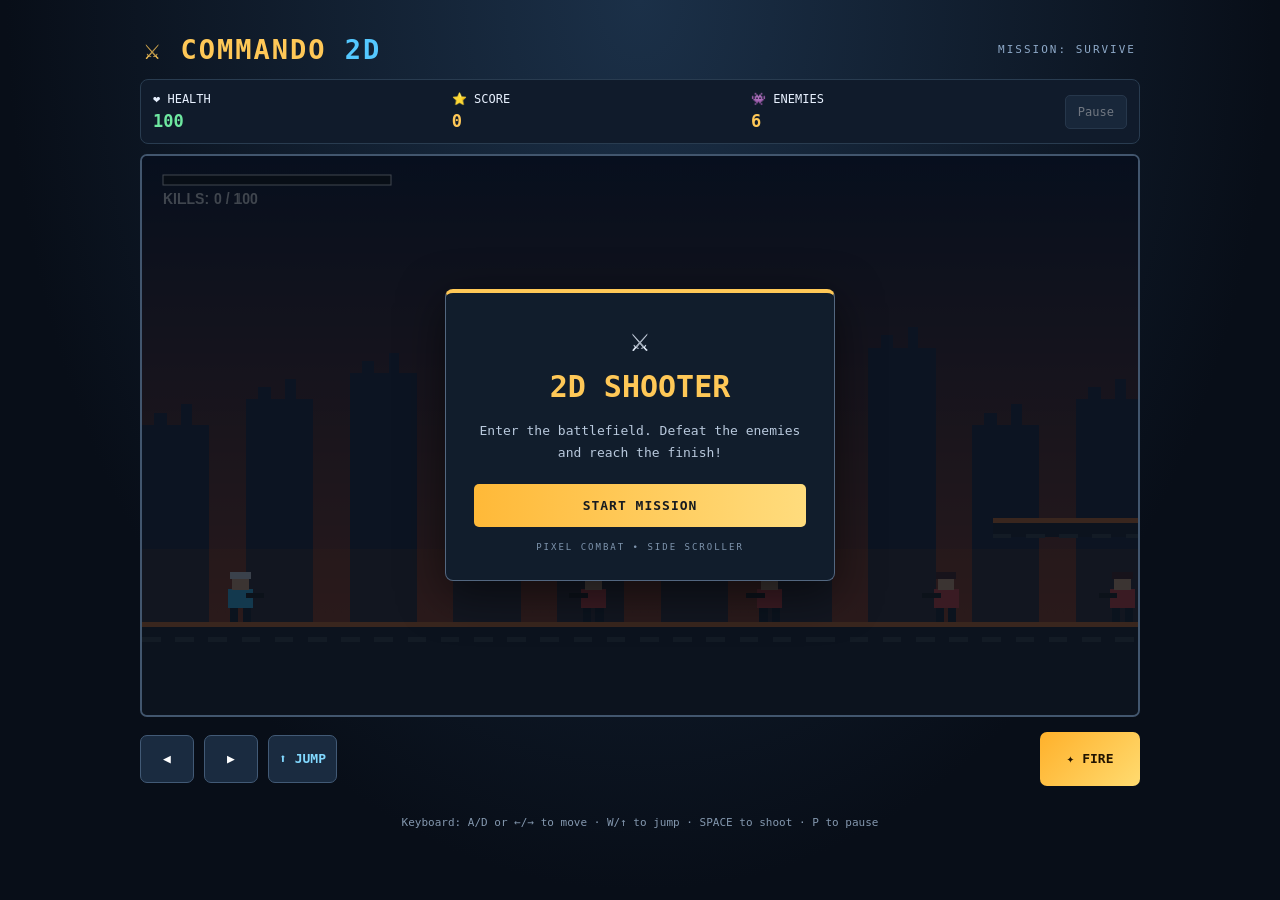
<file: battle_arina.html>
<!DOCTYPE html>
<html lang="en">
<head>
  <meta charset="UTF-8">
  <meta name="viewport" content="width=device-width, initial-scale=1.0">
  <title>Commando 2D - Pixel Shooter</title>
  <link rel="stylesheet" href="battle_arina.css">
</head>
<body>

  <main class="game-container">
    <header class="game-header">
      <div class="logo">⚔ COMMANDO <span>2D</span></div>
      <div class="mission-label">MISSION: SURVIVE</div>
    </header>

    <section class="hud">
      <div>❤️ HEALTH <strong id="health">100%</strong></div>
      <div>⭐ SCORE <strong id="score">0</strong></div>
      <div>👾 ENEMIES <strong id="enemyCount">6</strong></div>
      <button id="pauseBtn" disabled>Ⅱ PAUSE</button>
    </section>

    <div class="game-screen">
      <canvas id="gameCanvas" width="960" height="540">
        Your browser does not support Canvas.
      </canvas>

      <div class="overlay" id="overlay">
        <div class="mission-card">
          <div class="card-icon">⚔️</div>
          <h1 id="overlayTitle">COMMANDO 2D</h1>
          <p id="overlayMessage">
            Enter the battlefield. Defeat the enemies and reach the finish!
          </p>
          <button id="startBtn">▶ START MISSION</button>
          <small>PIXEL COMBAT • SIDE SCROLLER</small>
        </div>
      </div>
    </div>

    <section class="controls">
      <div class="control-group movement">
        <button id="leftBtn" class="control-btn">◀</button>
        <button id="rightBtn" class="control-btn">▶</button>
        <button id="jumpBtn" class="control-btn jump">⬆ JUMP</button>
      </div>

      <button id="fireBtn" class="control-btn fire">✦ FIRE</button>
    </section>

    <footer>
      <p>Keyboard: A/D or ←/→ to move · W/↑ to jump · SPACE to shoot · P to pause</p>
    </footer>
  </main>

  <script src="battle_arina.js"></script>
</body>
</html>
</file>
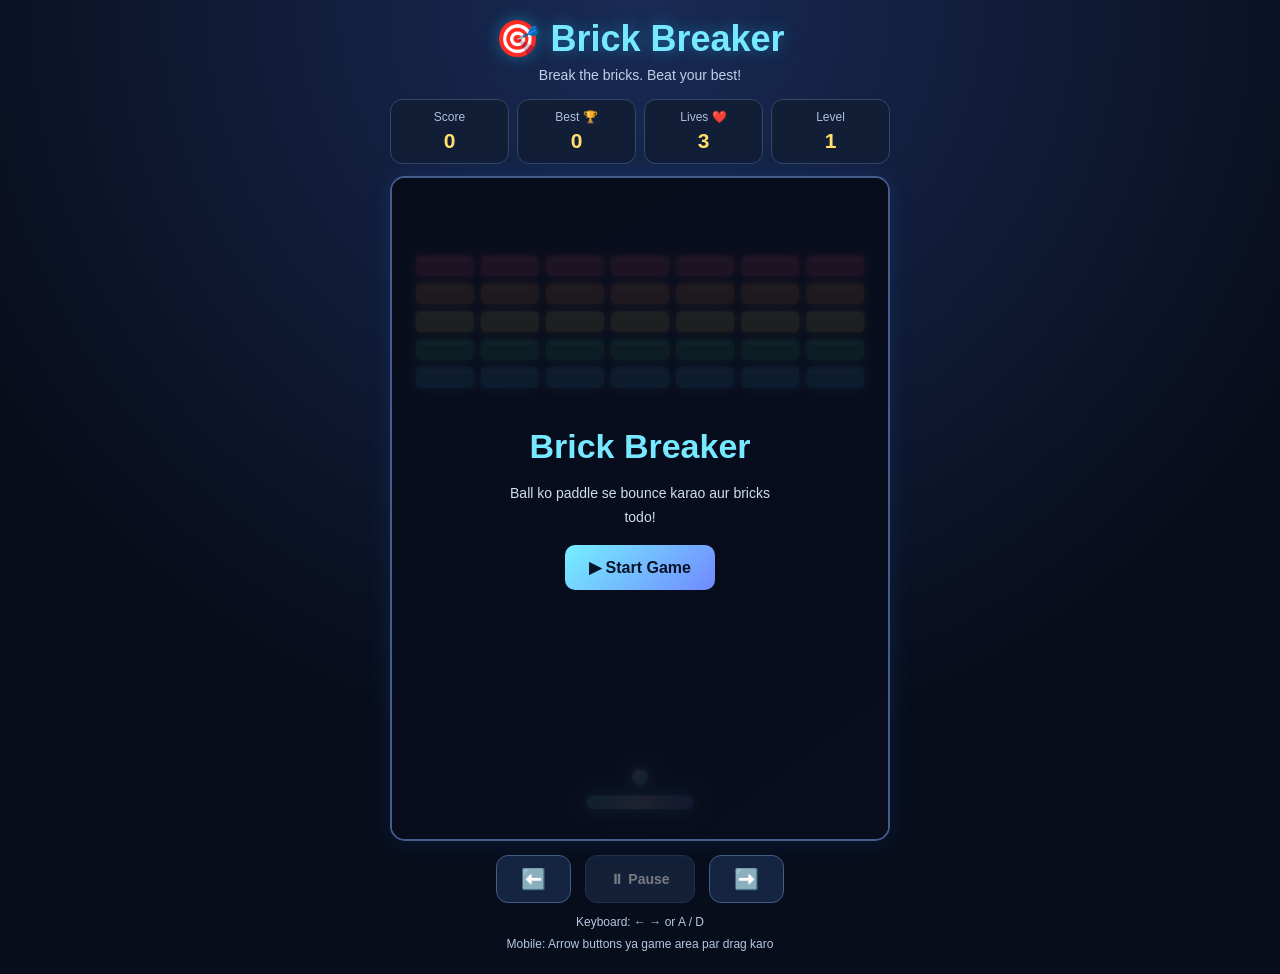
<file: brick_breaker.html>
<!DOCTYPE html>
<html lang="en">
<head>
  <meta charset="UTF-8">
  <meta name="viewport" content="width=device-width, initial-scale=1.0">

  <title>Brick Breaker Arcade</title>

  <link rel="stylesheet" href="brick_breaker.css">
</head>
<body>

  <main class="game-container">

    <header class="game-header">
      <h1>🎯 Brick Breaker</h1>
      <p>Break the bricks. Beat your best!</p>
    </header>

    <section class="stats">
      <div class="stat-box">
        <span>Score</span>
        <strong id="score">0</strong>
      </div>

      <div class="stat-box">
        <span>Best 🏆</span>
        <strong id="bestScore">0</strong>
      </div>

      <div class="stat-box">
        <span>Lives ❤️</span>
        <strong id="lives">3</strong>
      </div>

      <div class="stat-box">
        <span>Level</span>
        <strong id="level">1</strong>
      </div>
    </section>

    <div class="game-area">
      <canvas id="gameCanvas" width="480" height="640">
        Your browser does not support Canvas.
      </canvas>

      <div class="overlay" id="overlay">
        <h2 id="overlayTitle">Brick Breaker</h2>

        <p id="overlayMessage">
          Ball ko paddle se bounce karao aur bricks todo!
        </p>

        <button id="startBtn">▶ Start Game</button>
      </div>
    </div>

    <section class="controls">
      <button id="leftBtn" aria-label="Move paddle left">
        ⬅️
      </button>

      <button id="pauseBtn" disabled>
        ⏸ Pause
      </button>

      <button id="rightBtn" aria-label="Move paddle right">
        ➡️
      </button>
    </section>

    <p class="help-text">
      Keyboard: ← → or A / D<br>
      Mobile: Arrow buttons ya game area par drag karo
    </p>

  </main>

  <script src="brick_breaker.js"></script>
</body>
</html>
</file>
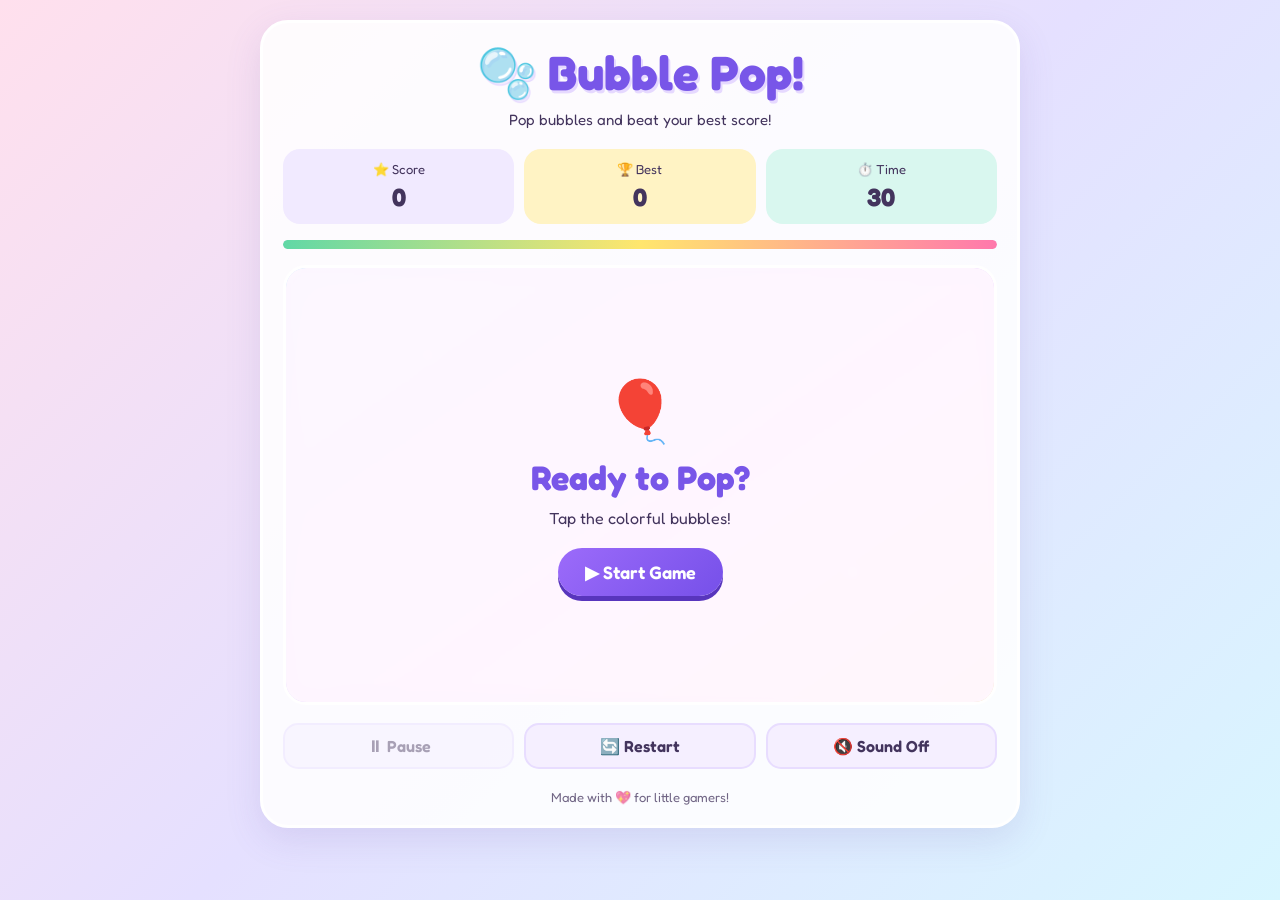
<file: bubble_pop.html>
<!DOCTYPE html>
<html lang="en">
<head>
  <meta charset="UTF-8">
  <meta name="viewport" content="width=device-width, initial-scale=1.0">
  <title>Bubble Pop 🎈</title>
  <link rel="stylesheet" href="bubble_pop.css">
  <script src="bubble_pop.js" defer></script>
</head>
<body>

  <main class="game">
    <header class="game-header">
      <div class="logo">🫧 Bubble Pop!</div>
      <p>Pop bubbles and beat your best score!</p>
    </header>

    <section class="stats">
      <div class="stat-card">
        <span>⭐ Score</span>
        <strong id="score">0</strong>
      </div>
      <div class="stat-card">
        <span>🏆 Best</span>
        <strong id="best">0</strong>
      </div>
      <div class="stat-card">
        <span>⏱️ Time</span>
        <strong id="time">30</strong>
      </div>
    </section>

    <div class="progress-track">
      <div id="time-bar"></div>
    </div>

    <section id="play-area" aria-label="Bubble popping game">
      <div id="message" class="message">
        <div class="message-emoji">🎈</div>
        <h2>Ready to Pop?</h2>
        <p>Tap the colorful bubbles!</p>
        <button id="start-btn" class="main-btn">
          ▶ Start Game
        </button>
      </div>
    </section>

    <section class="controls">
      <button id="pause-btn" disabled>⏸ Pause</button>
      <button id="restart-btn">🔄 Restart</button>
      <button id="sound-btn" aria-pressed="false">
        🔇 Sound Off
      </button>
    </section>

    <footer>
      Made with 💖 for little gamers!
    </footer>
  </main>

</body>
</html>
</file>
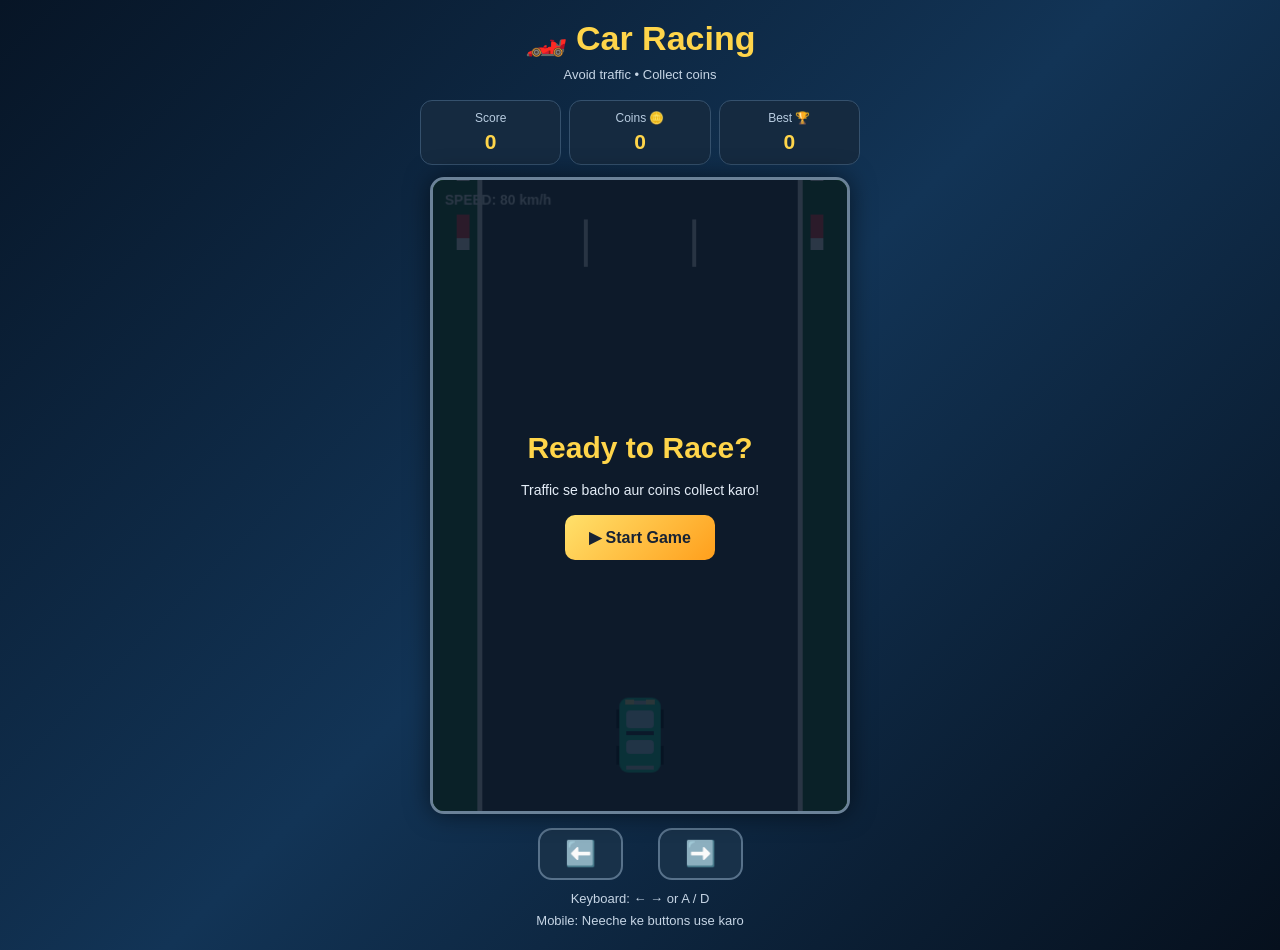
<file: car_racing.html>
<!DOCTYPE html>
<html lang="en">
<head>
  <meta charset="UTF-8">
  <meta name="viewport" content="width=device-width, initial-scale=1.0">
  <title>Car Racing Game</title>
  <link rel="stylesheet" href="car_racing.css">
</head>
<body>

  <main class="game-container">
    <header class="game-header">
      <h1>🏎️ Car Racing</h1>
      <p>Avoid traffic • Collect coins</p>
    </header>

    <section class="score-board">
      <div class="score-box">
        <span>Score</span>
        <strong id="score">0</strong>
      </div>

      <div class="score-box">
        <span>Coins 🪙</span>
        <strong id="coins">0</strong>
      </div>

      <div class="score-box">
        <span>Best 🏆</span>
        <strong id="best">0</strong>
      </div>
    </section>

    <div class="canvas-wrapper">
      <canvas id="gameCanvas" width="420" height="640">
        Your browser does not support Canvas.
      </canvas>

      <div class="game-overlay" id="overlay">
        <h2 id="overlayTitle">Ready to Race?</h2>
        <p id="overlayMessage">
          Traffic se bacho aur coins collect karo!
        </p>
        <button id="startBtn">▶ Start Game</button>
      </div>
    </div>

    <div class="controls">
      <button id="leftBtn" aria-label="Move left">⬅️</button>
      <button id="rightBtn" aria-label="Move right">➡️</button>
    </div>

    <p class="instructions">
      Keyboard: ← → or A / D<br>
      Mobile: Neeche ke buttons use karo
    </p>
  </main>

  <script src="car_racing.js"></script>
</body>
</html>
</file>
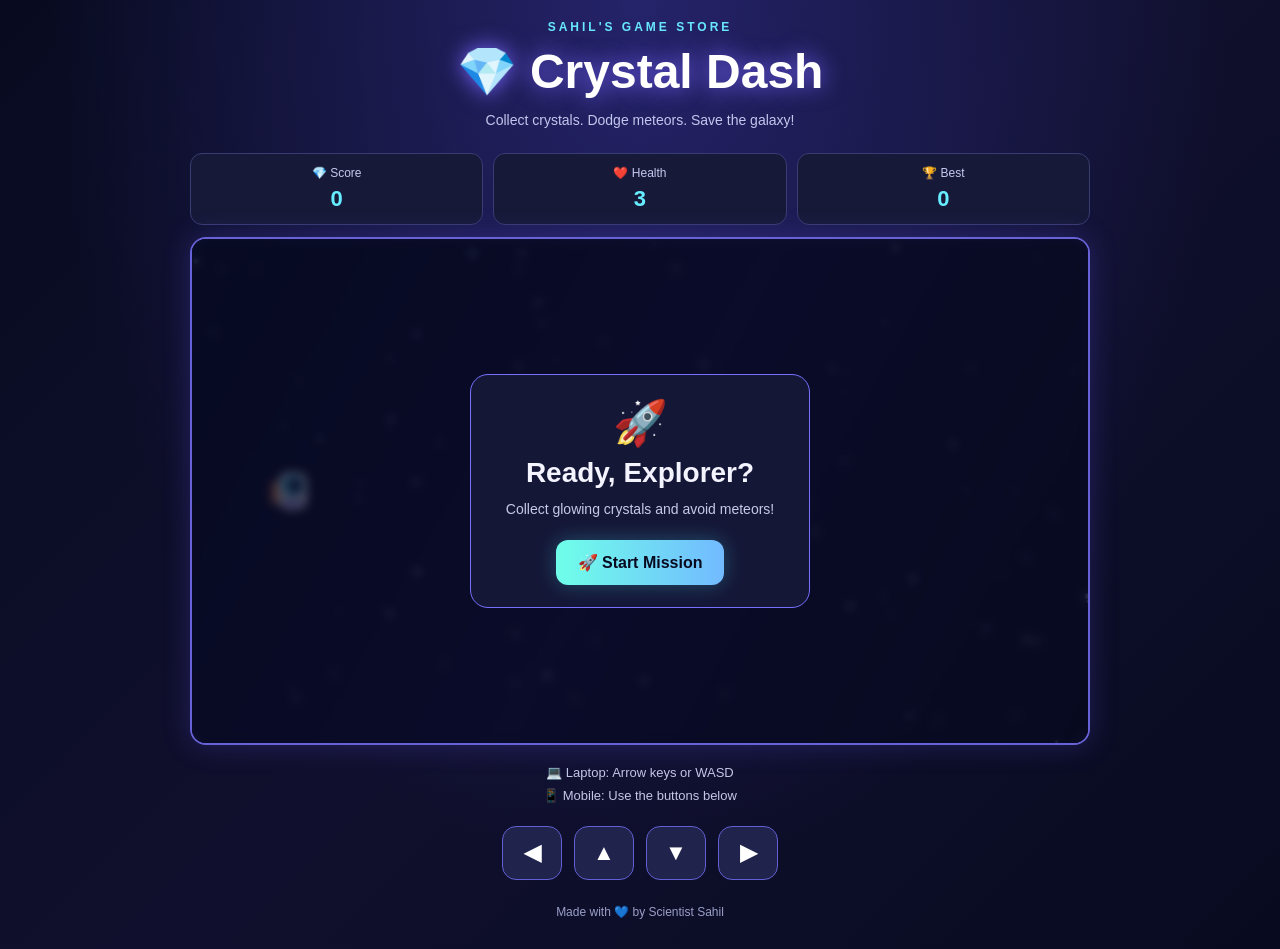
<file: crystal_dash.html>
<!DOCTYPE html>
<html lang="en">
<head>
  <meta charset="UTF-8">
  <meta name="viewport"
        content="width=device-width, initial-scale=1.0">
  <title>Crystal Dash | Sahil's Game Store</title>
  <link rel="stylesheet" href="crystal_dash.css">
  <script src="crystal_dash.js" defer></script>
</head>
<body>
  <main class="game-container">

    <header class="game-header">
      <p class="tag">SAHIL'S GAME STORE</p>
      <h1>💎 Crystal Dash</h1>
      <p class="subtitle">Collect crystals. Dodge meteors. Save the galaxy!</p>
    </header>

    <section class="hud" aria-label="Game statistics">
      <div class="stat">
        <span>💎 Score</span>
        <strong id="score">0</strong>
      </div>
      <div class="stat">
        <span>❤️ Health</span>
        <strong id="health">3</strong>
      </div>
      <div class="stat">
        <span>🏆 Best</span>
        <strong id="best">0</strong>
      </div>
    </section>

    <div class="canvas-wrap">
      <canvas id="gameCanvas"
              width="800" height="450"
              aria-label="Crystal Dash game area">
      </canvas>

      <div class="overlay" id="overlay">
        <div class="overlay-card">
          <div class="big-icon" id="overlayIcon">🚀</div>
          <h2 id="overlayTitle">Ready, Explorer?</h2>
          <p id="overlayText">
            Collect glowing crystals and avoid meteors!
          </p>
          <button id="startBtn">🚀 Start Mission</button>
        </div>
      </div>
    </div>

    <p class="instructions">
      💻 Laptop: Arrow keys or WASD
      <br>
      📱 Mobile: Use the buttons below
    </p>

    <section class="mobile-controls" aria-label="Touch controls">
      <button class="control-btn" data-key="ArrowLeft"
              aria-label="Move left">◀</button>
      <button class="control-btn" data-key="ArrowUp"
              aria-label="Move up">▲</button>
      <button class="control-btn" data-key="ArrowDown"
              aria-label="Move down">▼</button>
      <button class="control-btn" data-key="ArrowRight"
              aria-label="Move right">▶</button>
    </section>

    <footer>Made with 💙 by Scientist Sahil</footer>
  </main>
</body>
</html>
</file>
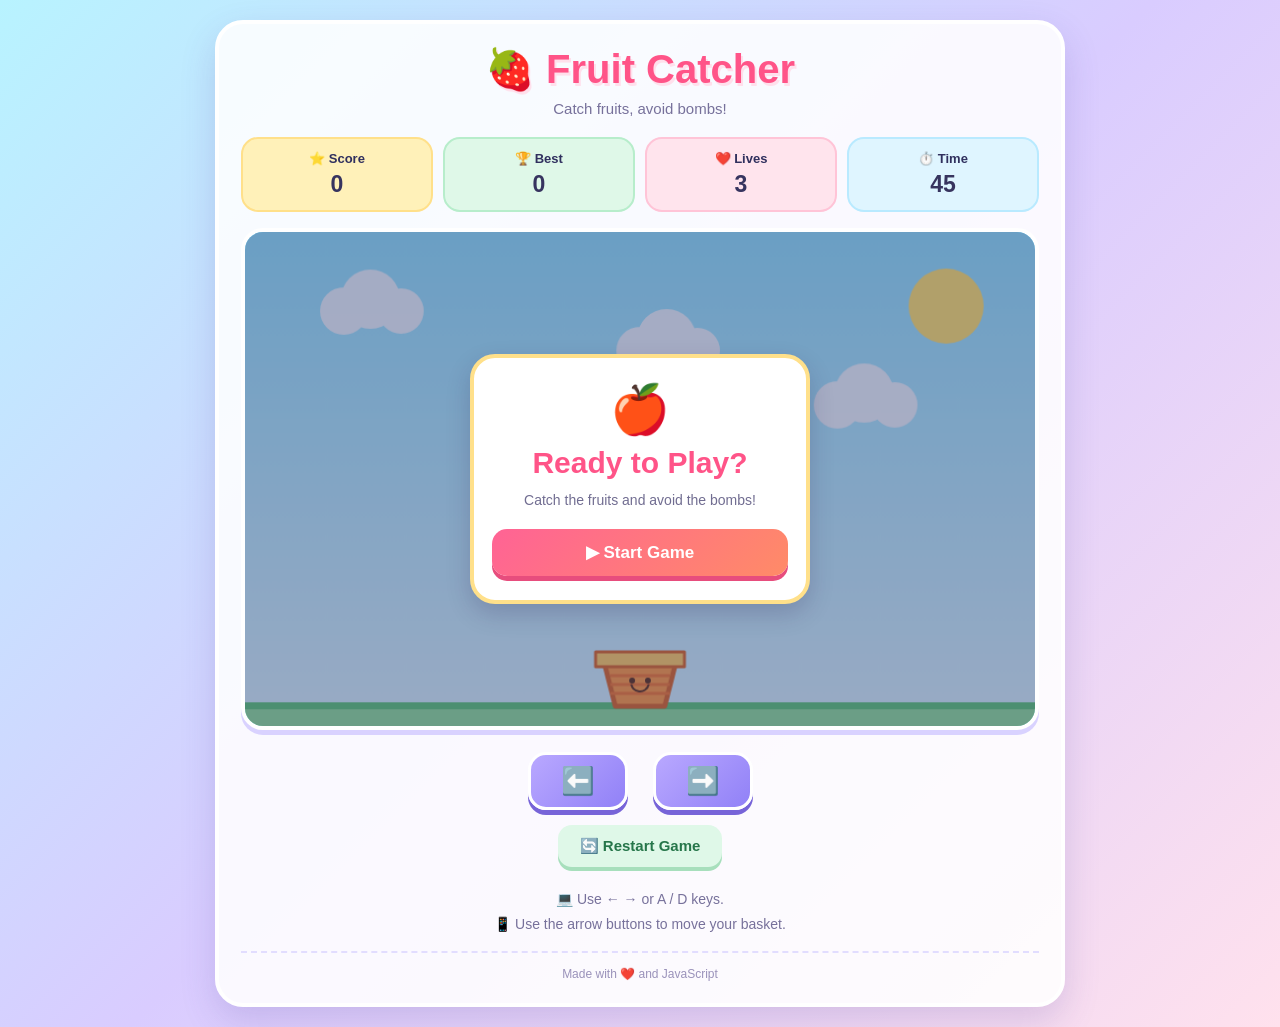
<file: fruit_catcher.html>
<!DOCTYPE html>
<html lang="en">
<head>
  <meta charset="UTF-8">
  <meta name="viewport" content="width=device-width, initial-scale=1.0">
  <title>Fruit Catcher 🍎</title>
  <link rel="stylesheet" href="fruit_catcher.css">
</head>
<body>

  <main class="game-container">

    <header class="game-header">
      <div class="logo">🍓 Fruit Catcher</div>
      <p>Catch fruits, avoid bombs!</p>
    </header>

    <section class="stats">
      <div class="stat-card">
        <span>⭐ Score</span>
        <strong id="score">0</strong>
      </div>

      <div class="stat-card">
        <span>🏆 Best</span>
        <strong id="best">0</strong>
      </div>

      <div class="stat-card">
        <span>❤️ Lives</span>
        <strong id="lives">3</strong>
      </div>

      <div class="stat-card">
        <span>⏱️ Time</span>
        <strong id="timer">45</strong>
      </div>
    </section>

    <section class="game-board">
      <canvas id="gameCanvas" width="800" height="500">
        Your browser does not support canvas.
      </canvas>

      <div class="game-overlay" id="overlay">
        <div class="overlay-card">
          <div class="overlay-emoji" id="overlayEmoji">🍎</div>
          <h2 id="overlayTitle">Ready to Play?</h2>
          <p id="overlayMessage">
            Catch the fruits and avoid the bombs!
          </p>
          <button id="startBtn">▶ Start Game</button>
        </div>
      </div>
    </section>

    <section class="controls">
      <button class="move-btn" id="leftBtn" aria-label="Move left">
        ⬅️
      </button>

      <button class="move-btn" id="rightBtn" aria-label="Move right">
        ➡️
      </button>
    </section>

    <button class="restart-btn" id="restartBtn">
      🔄 Restart Game
    </button>

    <p class="instructions">
      💻 Use ← → or A / D keys.
      <br>
      📱 Use the arrow buttons to move your basket.
    </p>

    <footer>Made with ❤️ and JavaScript</footer>

  </main>

  <script src="fruit_catcher.js"></script>
</body>
</html>
</file>
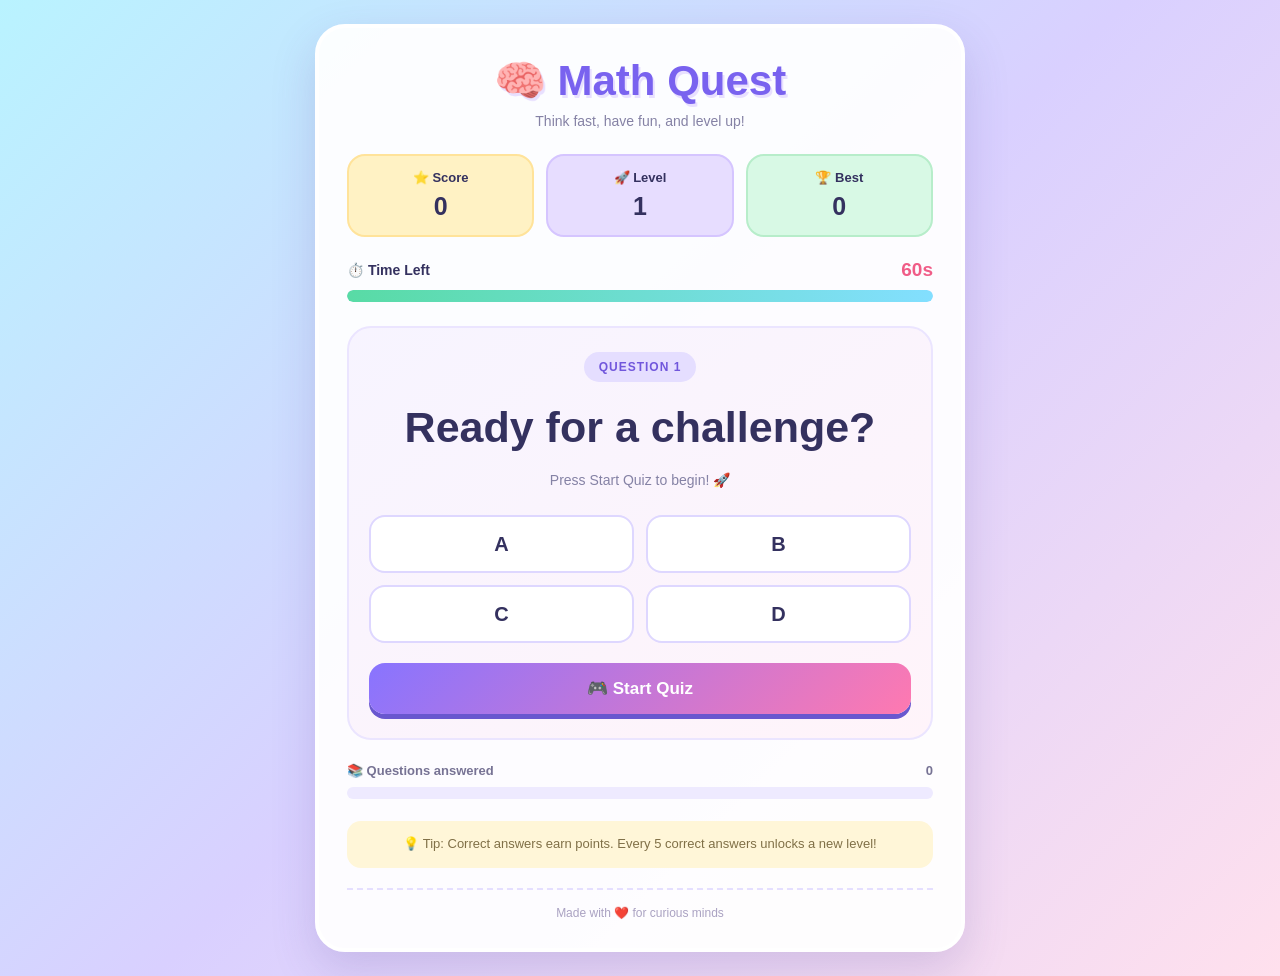
<file: math_quiz.html>
<!DOCTYPE html>
<html lang="en">
<head>
  <meta charset="UTF-8">
  <meta name="viewport" content="width=device-width, initial-scale=1.0">
  <meta name="theme-color" content="#7868f6">
  <title>Math Quest - Fun Quiz</title>
  <link rel="stylesheet" href="math_quiz.css">
</head>
<body>

  <main class="game-container">

    <header class="header">
      <div class="logo">🧠 Math Quest</div>
      <p>Think fast, have fun, and level up!</p>
    </header>

    <section class="stats">
      <div class="stat-card score-card">
        <span>⭐ Score</span>
        <strong id="score">0</strong>
      </div>

      <div class="stat-card level-card">
        <span>🚀 Level</span>
        <strong id="level">1</strong>
      </div>

      <div class="stat-card best-card">
        <span>🏆 Best</span>
        <strong id="best">0</strong>
      </div>
    </section>

    <section class="timer-section">
      <div class="timer-info">
        <span>⏱️ Time Left</span>
        <strong id="timer">15s</strong>
      </div>

      <div class="timer-track">
        <div id="timerBar" class="timer-bar"></div>
      </div>
    </section>

    <section class="quiz-card">

      <div class="question-label" id="questionLabel">
        QUESTION 1
      </div>

      <div class="question" id="question">
        Ready to play?
      </div>

      <p class="message" id="message" aria-live="polite">
        Choose the correct answer!
      </p>

      <div class="options" id="options">
        <button class="option-btn" disabled>A</button>
        <button class="option-btn" disabled>B</button>
        <button class="option-btn" disabled>C</button>
        <button class="option-btn" disabled>D</button>
      </div>

      <button id="startBtn" class="start-btn">
        🎮 Start Quiz
      </button>

    </section>

    <section class="progress-section">
      <div class="progress-info">
        <span>📚 Questions answered</span>
        <strong id="answered">0</strong>
      </div>

      <div class="progress-track">
        <div id="progressBar" class="progress-bar"></div>
      </div>
    </section>

    <p class="tip">
      💡 Tip: Correct answers earn points. Every 5 correct
      answers unlocks a new level!
    </p>

    <footer>Made with ❤️ for curious minds</footer>

  </main>

  <script src="math_quiz.js"></script>
</body>
</html>
</file>
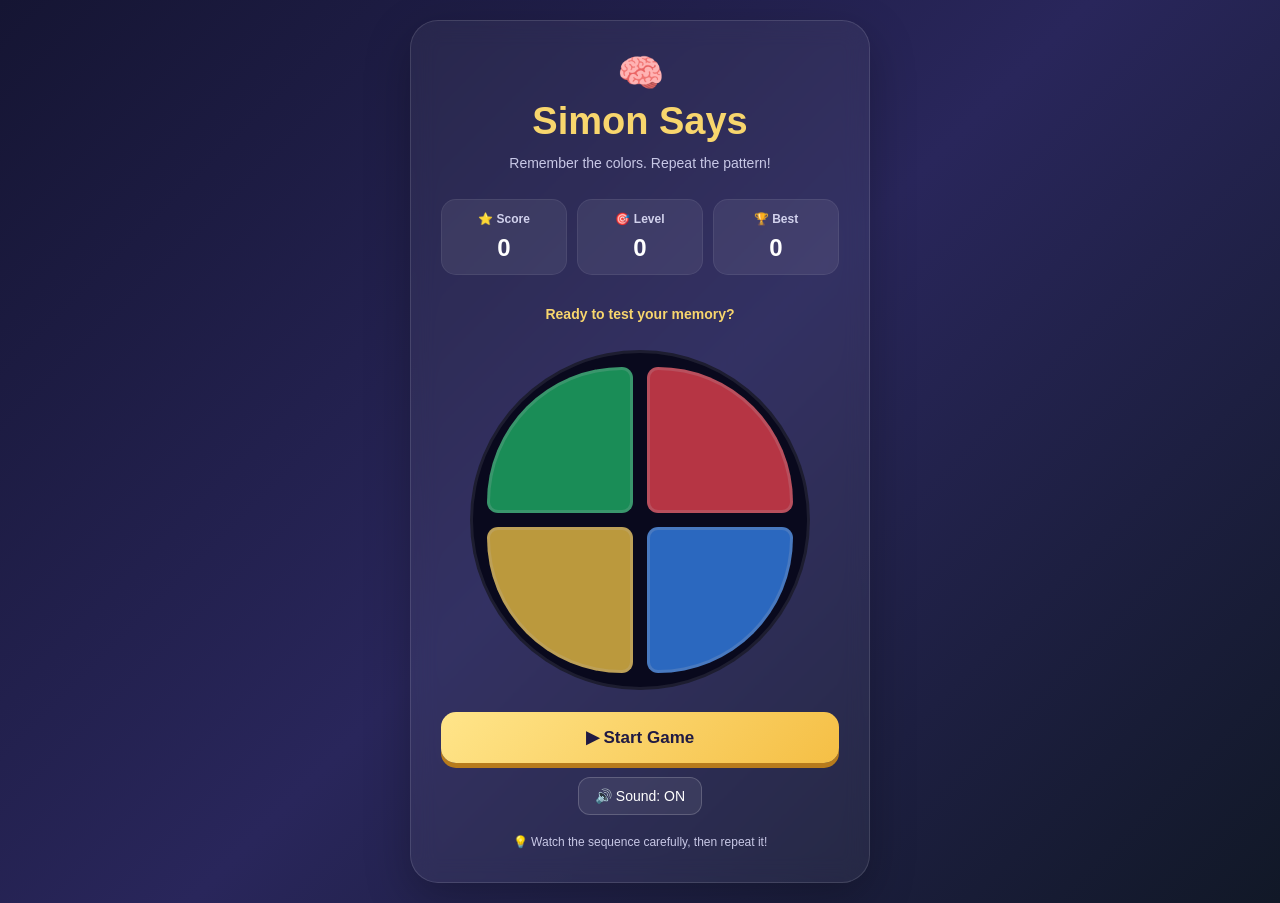
<file: memory_challenge.html>
<!DOCTYPE html>
<html lang="en">
<head>
    <meta charset="UTF-8">
    <meta name="viewport" content="width=device-width, initial-scale=1.0">
    <title>Simon Says - Memory Game</title>
    <link rel="stylesheet" href="memory_challenge.css">
</head>
<body>

    <main class="game-container">

        <header class="game-header">
            <div class="logo">🧠</div>
            <h1>Simon Says</h1>
            <p>Remember the colors. Repeat the pattern!</p>
        </header>

        <section class="stats">
            <div class="stat-card">
                <span>⭐ Score</span>
                <strong id="score">0</strong>
            </div>

            <div class="stat-card">
                <span>🎯 Level</span>
                <strong id="level">0</strong>
            </div>

            <div class="stat-card">
                <span>🏆 Best</span>
                <strong id="best">0</strong>
            </div>
        </section>

        <div id="status" class="status">
            Ready to test your memory?
        </div>

        <section id="game-board" class="game-board">

            <button class="color-btn green" data-color="0"
                aria-label="Green button"></button>

            <button class="color-btn red" data-color="1"
                aria-label="Red button"></button>

            <button class="color-btn yellow" data-color="2"
                aria-label="Yellow button"></button>

            <button class="color-btn blue" data-color="3"
                aria-label="Blue button"></button>

        </section>

        <button id="start-btn" class="start-btn">
            ▶ Start Game
        </button>

        <button id="sound-btn" class="sound-btn">
            🔊 Sound: ON
        </button>

        <p class="instructions">
            💡 Watch the sequence carefully, then repeat it!
        </p>

    </main>

    <script src="memory_challenge.js"></script>
</body>
</html>
</file>
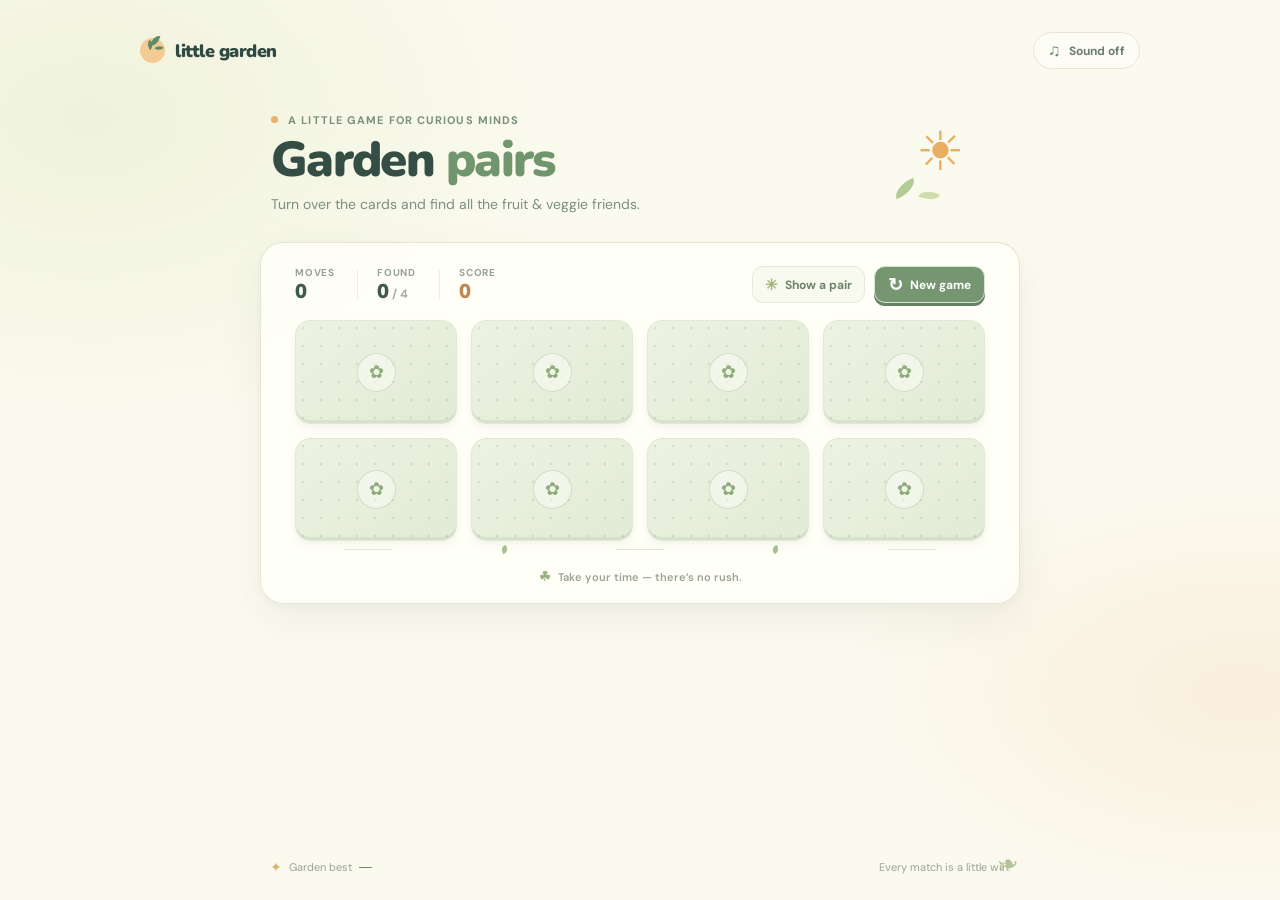
<file: memory_match.html>
<!doctype html>
<html lang="en">
  <head>
    <meta charset="UTF-8" />
    <meta name="viewport" content="width=device-width, initial-scale=1" />
    <meta name="theme-color" content="#f7f6e9" />
    <title>Little Garden — Fruit &amp; Veggie Match</title>
    <meta name="description" content="A gentle little garden memory game. Find the fruit and veggie pairs!" />
    <link rel="icon" href="data:," />
    <link rel="preconnect" href="https://fonts.googleapis.com" />
    <link rel="preconnect" href="https://fonts.gstatic.com" crossorigin />
    <link href="https://fonts.googleapis.com/css2?family=DM+Sans:wght@400;500;600;700&family=Nunito:wght@600;700;800;900&display=swap" rel="stylesheet" />
    <link rel="stylesheet" href="memory_match.css" />
  </head>
  <body>
    <main class="game-shell">
      <header class="topbar">
        <a class="brand" href="./" aria-label="Little Garden home">
          <span class="brand-mark" aria-hidden="true"><span></span><span></span><span></span></span>
          <span>little garden</span>
        </a>
        <button class="sound-toggle" id="sound-toggle" type="button" aria-pressed="false" aria-label="Turn sound on">
          <span class="sound-icon" aria-hidden="true">♫</span><span id="sound-label">Sound off</span>
        </button>
      </header>

      <section class="intro" aria-labelledby="game-title">
        <div class="intro-copy">
          <p class="eyebrow"><span class="sun-dot" aria-hidden="true"></span> A little game for curious minds</p>
          <h1 id="game-title">Garden <span>pairs</span></h1>
          <p class="intro-text">Turn over the cards and find all the fruit &amp; veggie friends.</p>
        </div>
        <div class="sun-doodle" aria-hidden="true">
          <span class="sun-face">☀</span>
          <span class="doodle-leaf leaf-one"></span><span class="doodle-leaf leaf-two"></span>
        </div>
      </section>

      <section class="game-panel" aria-label="Memory match game">
        <div class="game-toolbar">
          <div class="stats" aria-label="Game score">
            <div class="stat"><span class="stat-label">Moves</span><strong id="moves">0</strong></div>
            <span class="stat-divider" aria-hidden="true"></span>
            <div class="stat"><span class="stat-label">Found</span><strong><span id="pairs">0</span><small> / 4</small></strong></div>
            <span class="stat-divider score-divider" aria-hidden="true"></span>
            <div class="stat score-stat"><span class="stat-label">Score</span><strong id="score">0</strong></div>
          </div>
          <div class="toolbar-actions">
            <button class="text-button" id="hint-button" type="button"><span aria-hidden="true">✳</span> Show a pair</button>
            <button class="restart-button" id="restart-button" type="button" aria-label="Start a fresh game"><span aria-hidden="true">↻</span><span class="restart-label">New game</span></button>
          </div>
        </div>

        <div class="board-wrap">
          <div class="board" id="board" role="group" aria-label="Eight fruit and vegetable cards"></div>
          <div class="garden-line" aria-hidden="true"><span></span><i></i><span></span><i></i><span></span></div>
        </div>
        <p class="helper-note"><span aria-hidden="true">☘</span> Take your time — there’s no rush.</p>
      </section>

      <footer class="page-footer">
        <div class="best-score"><span class="best-star" aria-hidden="true">✦</span><span>Garden best</span><strong id="best-score">—</strong></div>
        <p>Every match is a little win.</p>
        <span class="footer-sprig" aria-hidden="true">❧</span>
      </footer>

      <div class="win-overlay" id="win-overlay" hidden>
        <section class="win-card" role="dialog" aria-modal="true" aria-labelledby="win-title" aria-describedby="win-message">
          <div class="win-sparkles" aria-hidden="true">✦　✿　✦</div>
          <div class="win-bouquet" aria-hidden="true">🍓 🍐 🥕</div>
          <p class="eyebrow">Lovely growing!</p>
          <h2 id="win-title">You found<br />all the friends!</h2>
          <p id="win-message" class="win-message">A garden full of matches. What a lovely little win.</p>
          <div class="win-score"><span>Your garden score</span><strong id="final-score">400</strong></div>
          <button class="play-again-button" id="play-again" type="button">Play again <span aria-hidden="true">↗</span></button>
        </section>
      </div>
      <p class="sr-only" id="live-status" aria-live="polite" aria-atomic="true"></p>
    </main>
    
    <script src="memory_match.js" defer></script>
  </body>
</html>
</file>
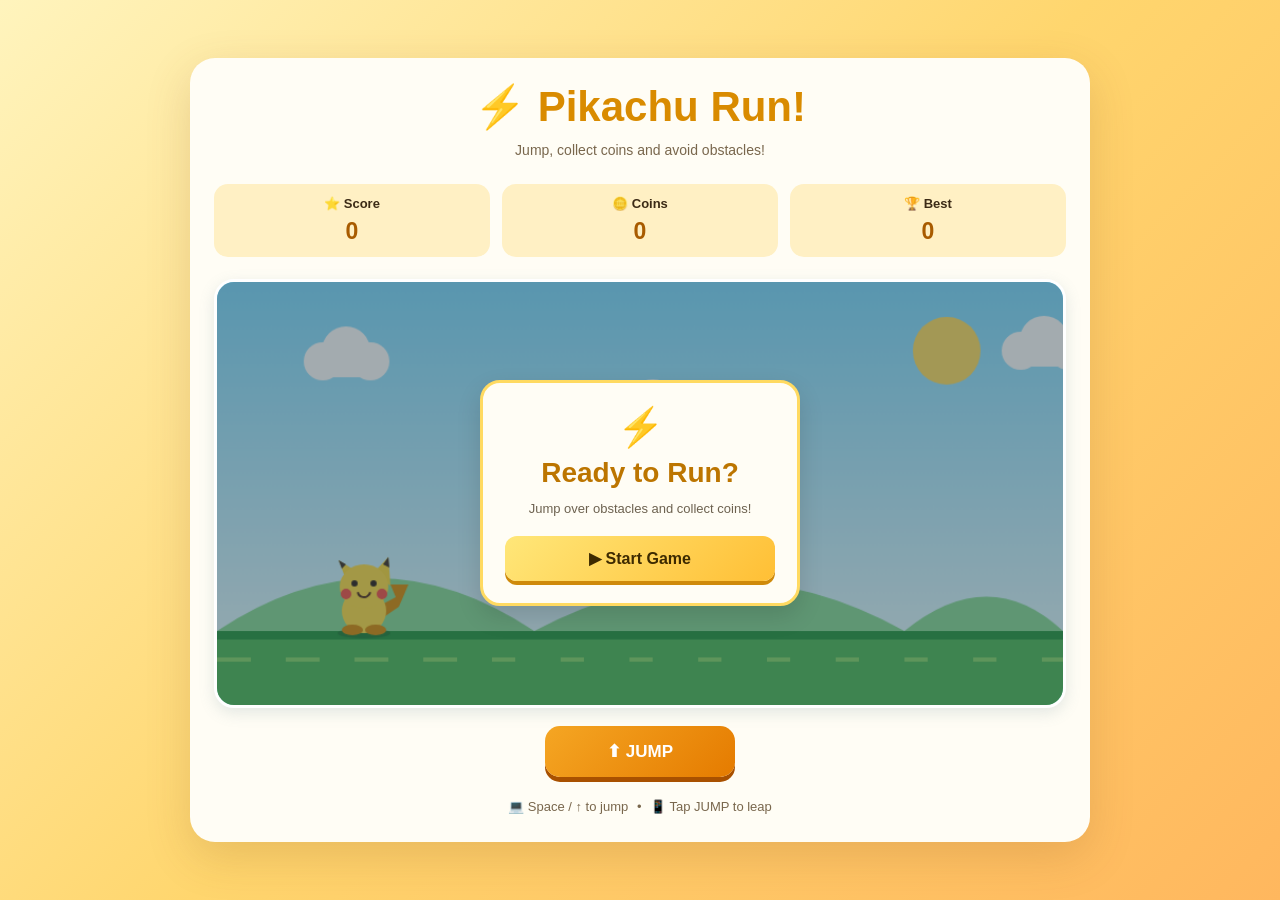
<file: pikachu_running.html>
<!DOCTYPE html>
<html lang="en">
<head>
    <meta charset="UTF-8">
    <meta name="viewport"
          content="width=device-width, initial-scale=1.0">

    <title>Pikachu Running Game</title>
    <link rel="stylesheet" href="pikachu_running.css">
</head>
<body>

    <main class="game-container">

        <header class="game-header">
            <h1>⚡ Pikachu Run!</h1>
            <p>Jump, collect coins and avoid obstacles!</p>
        </header>

        <section class="stats">
            <div class="stat">
                <span>⭐ Score</span>
                <strong id="score">0</strong>
            </div>

            <div class="stat">
                <span>🪙 Coins</span>
                <strong id="coins">0</strong>
            </div>

            <div class="stat">
                <span>🏆 Best</span>
                <strong id="best">0</strong>
            </div>
        </section>

        <div class="game-wrapper">
            <canvas id="gameCanvas"
                    width="800"
                    height="400"
                    aria-label="Running game. Tap the game or press Space to jump.">
            </canvas>

            <div id="overlay" class="overlay">
                <div class="overlay-card">
                    <div class="big-icon">⚡</div>
                    <h2 id="overlay-title">Ready to Run?</h2>
                    <p id="overlay-message">
                        Jump over obstacles and collect coins!
                    </p>
                    <button id="startBtn">▶ Start Game</button>
                </div>
            </div>
        </div>

        <div class="controls">
            <button id="jumpBtn" class="jump-btn">
                ⬆ JUMP
            </button>
        </div>

        <p class="help">
            💻 Space / ↑ to jump
            <span>•</span>
            📱 Tap JUMP to leap
        </p>

    </main>

    <script src="pikachu_running.js"></script>
</body>
</html>
</file>
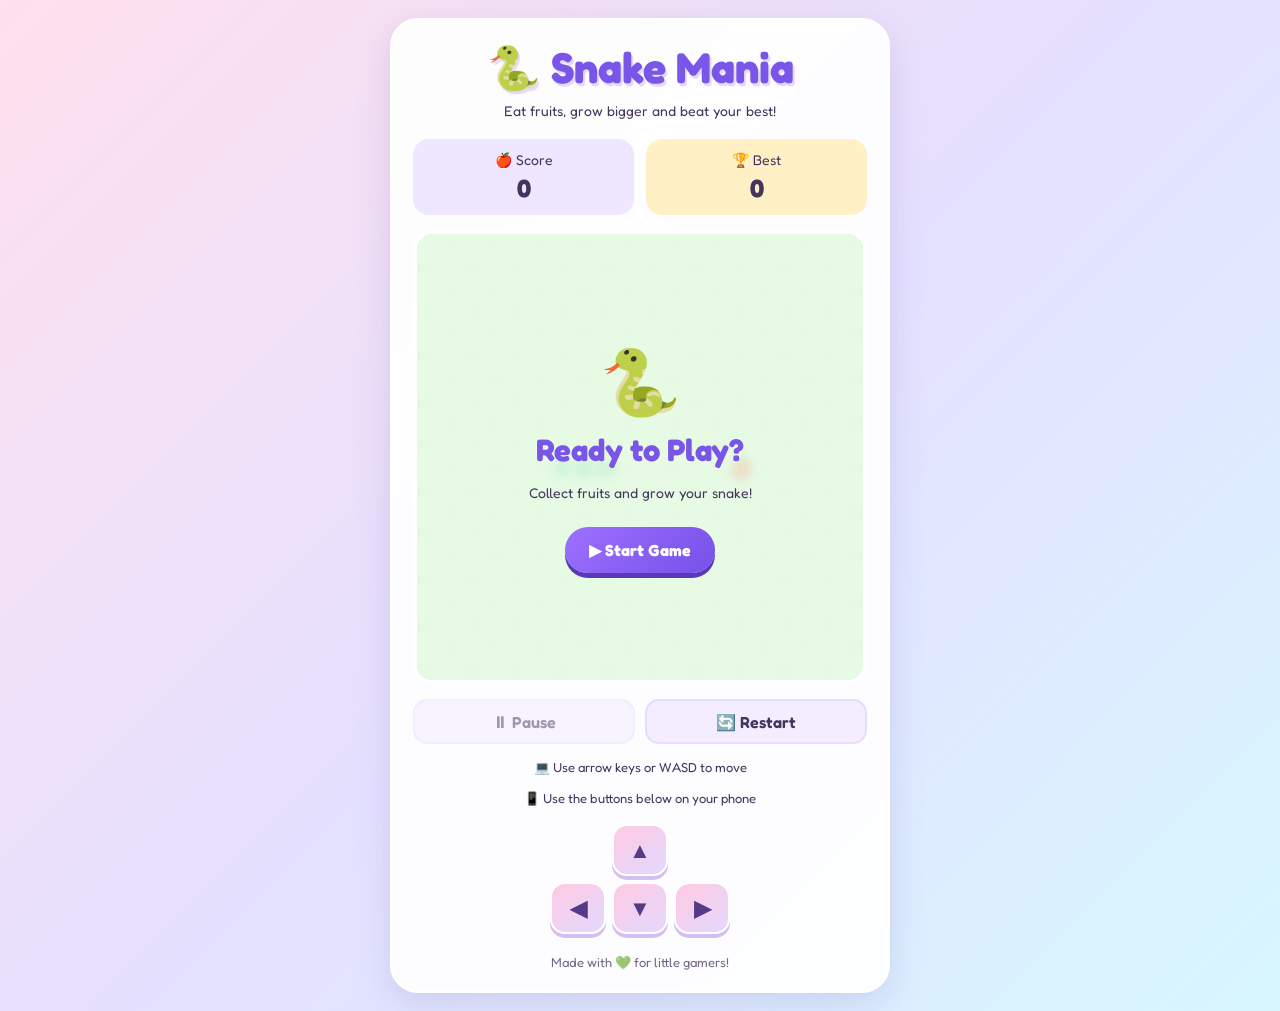
<file: snake.html>
<!DOCTYPE html>
<html lang="en">
<head>
  <meta charset="UTF-8">
  <meta name="viewport" content="width=device-width, initial-scale=1.0">
  <title>Snake Mania 🐍</title>
  <link rel="stylesheet" href="snake.css">
  <script src="snake.js" defer></script>
</head>
<body>
  <main class="game">
    <header>
      <h1>🐍 Snake Mania</h1>
      <p>Eat fruits, grow bigger and beat your best!</p>
    </header>

    <section class="stats">
      <div class="stat">
        <span>🍎 Score</span>
        <strong id="score">0</strong>
      </div>
      <div class="stat">
        <span>🏆 Best</span>
        <strong id="best">0</strong>
      </div>
    </section>

    <div class="board-wrap">
      <canvas id="board"
        width="400" height="400"
        aria-label="Snake game board">
      </canvas>

      <div id="overlay" class="overlay">
        <div class="overlay-card">
          <div id="overlay-emoji" class="big-emoji">🐍</div>
          <h2 id="overlay-title">Ready to Play?</h2>
          <p id="overlay-text">Collect fruits and grow your snake!</p>
          <button id="start-btn" class="primary-btn">
            ▶ Start Game
          </button>
        </div>
      </div>
    </div>

    <div class="controls">
      <button id="pause-btn" disabled>⏸ Pause</button>
      <button id="restart-btn">🔄 Restart</button>
    </div>

    <p class="help">💻 Use arrow keys or WASD to move</p>
    <p class="help">📱 Use the buttons below on your phone</p>

    <section class="dpad" aria-label="Snake movement controls">
      <button class="direction up" data-dir="up" aria-label="Move up">▲</button>
      <button class="direction left" data-dir="left" aria-label="Move left">◀</button>
      <button class="direction down" data-dir="down" aria-label="Move down">▼</button>
      <button class="direction right" data-dir="right" aria-label="Move right">▶</button>
    </section>

    <footer>Made with 💚 for little gamers!</footer>
  </main>
</body>
</html>
</file>
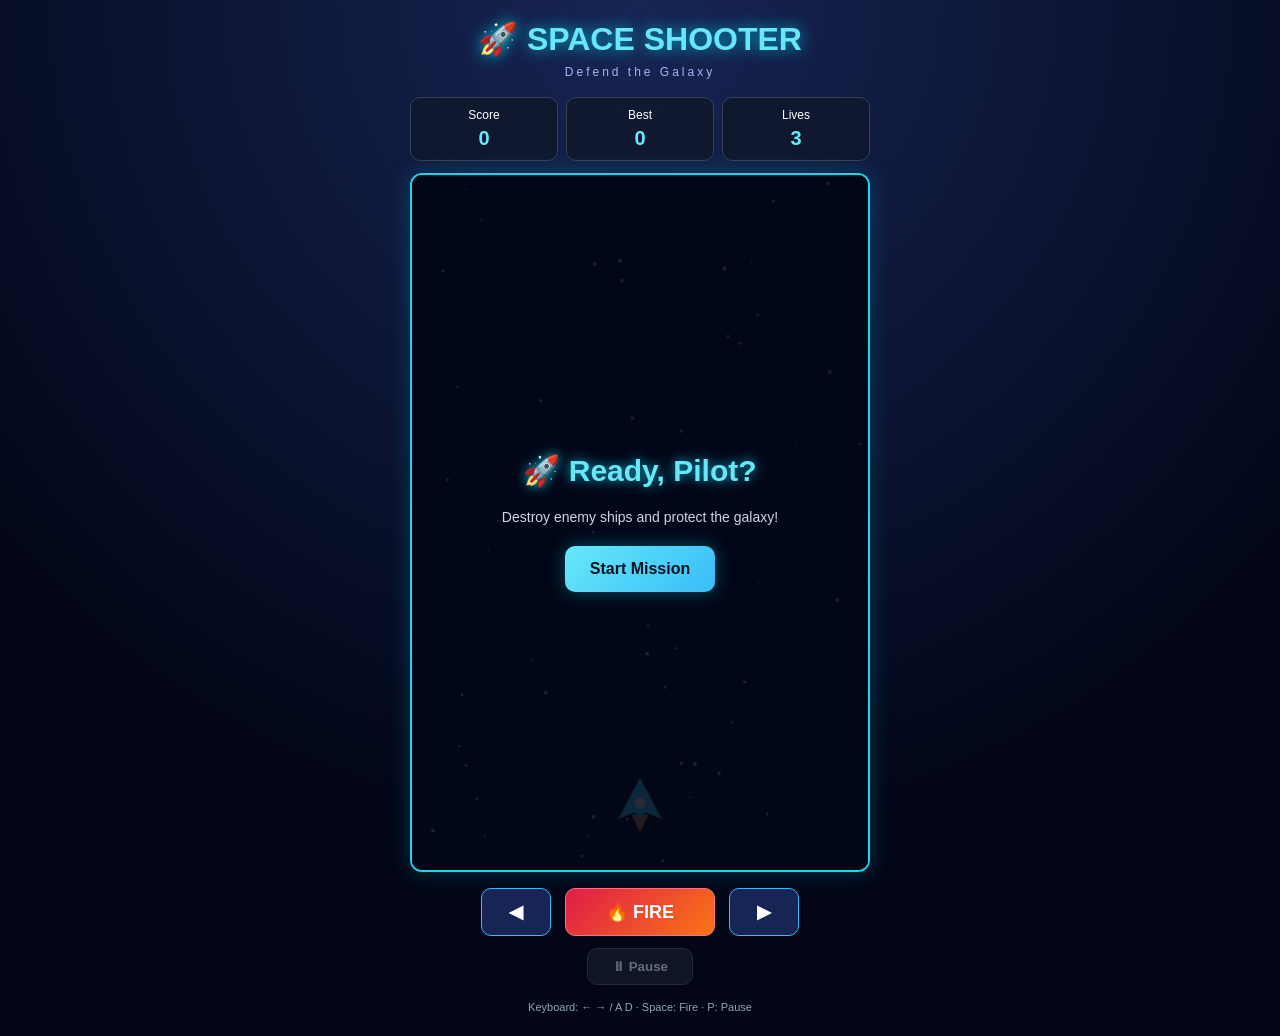
<file: space_shooter.html>
<!DOCTYPE html>
<html lang="en">
<head>
  <meta charset="UTF-8">
  <meta name="viewport" content="width=device-width, initial-scale=1.0">
  <title>Space Shooter Arcade</title>
  <link rel="stylesheet" href="space_shooter.css">
  <script src="space_shooter.js" defer></script>
</head>
<body>

  <main class="game-container">
    <header class="game-header">
      <h1>🚀 SPACE SHOOTER</h1>
      <p>Defend the Galaxy</p>
    </header>

    <section class="stats">
      <div>Score <strong id="score">0</strong></div>
      <div>Best <strong id="bestScore">0</strong></div>
      <div>Lives <strong id="lives">3</strong></div>
    </section>

    <div class="game-area">
      <canvas id="gameCanvas" width="420" height="640"></canvas>

      <div id="overlay" class="overlay">
        <h2 id="overlayTitle">🚀 Ready, Pilot?</h2>
        <p id="overlayMessage">
          Destroy enemy ships and protect the galaxy!
        </p>
        <button id="startBtn" type="button">Start Mission</button>
      </div>
    </div>

    <div class="controls">
      <button id="leftBtn" type="button" aria-label="Move left">◀</button>
      <button id="fireBtn" type="button" aria-label="Fire weapon">🔥 FIRE</button>
      <button id="rightBtn" type="button" aria-label="Move right">▶</button>
    </div>

    <button id="pauseBtn" class="pause-btn" type="button" disabled>
      ⏸ Pause
    </button>

    <p class="instructions">
      Keyboard: ← → / A D · Space: Fire · P: Pause
    </p>
  </main>

</body>
</html>
</file>
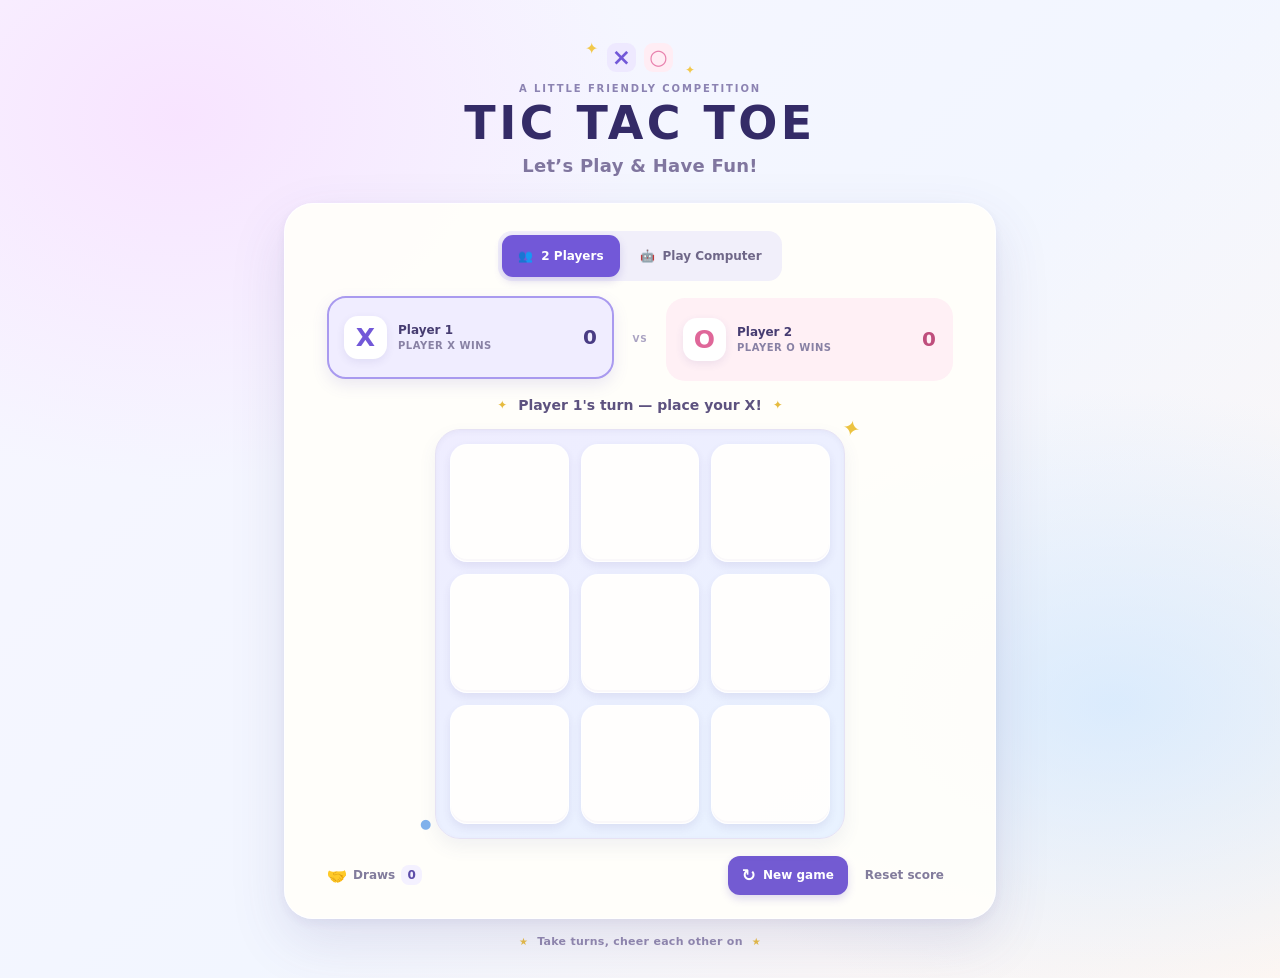
<file: tik-tak-toi.html>
<!doctype html>
<html lang="en">
  <head>
    <meta charset="UTF-8" />
    <meta name="viewport" content="width=device-width, initial-scale=1" />
    <meta name="theme-color" content="#f5f3ff" />
    <link rel="icon" href="data:image/svg+xml,%3Csvg xmlns='http://www.w3.org/2000/svg' viewBox='0 0 100 100'%3E%3Crect width='100' height='100' rx='26' fill='%23725bd2'/%3E%3Ctext x='50' y='72' text-anchor='middle' font-size='68' font-family='Arial,sans-serif' font-weight='700' fill='white'%3ET%3C/text%3E%3C/svg%3E" />
    <title>Tic Tac Toe — Let’s Play &amp; Have Fun!</title>
    <meta name="description" content="A bright and cheerful game of Tic Tac Toe. Pick a side, take turns, and see who gets three in a row!" />
    <link rel="stylesheet" href="tik-tak-toi.css" />
  </head>
  <body>
    <main class="game-shell">
      <header class="game-header">
        <div class="title-art" aria-hidden="true">
          <span class="sparkle sparkle-left">✦</span>
          <span class="title-symbol title-symbol-x">×</span>
          <span class="title-symbol title-symbol-o">○</span>
          <span class="sparkle sparkle-right">✦</span>
        </div>
        <p class="eyebrow">A little friendly competition</p>
        <h1>TIC TAC TOE</h1>
        <p class="subtitle">Let’s Play &amp; Have Fun!</p>
      </header>

      <section class="game-card" aria-label="Tic Tac Toe game">
        <div class="mode-switch" role="group" aria-label="Choose a game mode">
          <button class="mode-button is-active" id="mode-two-player" type="button" aria-pressed="true">
            <span aria-hidden="true">👥</span>
            <span>2 Players</span>
          </button>
          <button class="mode-button" id="mode-single-player" type="button" aria-label="Single player, play against the computer" aria-pressed="false">
            <span aria-hidden="true">🤖</span>
            <span>Play Computer</span>
          </button>
        </div>

        <div class="player-row" aria-label="Players and scores">
          <article class="player-card player-x is-active" id="player-x-card" aria-label="Player 1, X wins">
            <span class="player-mark" aria-hidden="true">X</span>
            <div class="player-details">
              <span class="player-name">Player 1</span>
              <span class="player-symbol-label">Player X wins</span>
            </div>
            <span class="player-score" id="score-x" aria-label="Player X score">0</span>
          </article>

          <div class="versus" aria-hidden="true">VS</div>

          <article class="player-card player-o" id="player-o-card" aria-label="Player 2, O wins">
            <span class="player-mark" aria-hidden="true">O</span>
            <div class="player-details">
              <span class="player-name">Player 2</span>
              <span class="player-symbol-label">Player O wins</span>
            </div>
            <span class="player-score" id="score-o" aria-label="Player O score">0</span>
          </article>
        </div>

        <div class="game-prompt">
          <span class="prompt-sparkle" aria-hidden="true">✦</span>
          <p id="status-message" role="status" aria-live="polite" aria-atomic="true">X goes first — pick a spot!</p>
          <span class="prompt-sparkle" aria-hidden="true">✦</span>
        </div>

        <div class="board-wrap">
          <div class="board-doodle board-doodle-top" aria-hidden="true">✦</div>
          <div class="board-doodle board-doodle-bottom" aria-hidden="true">●</div>
          <div class="game-board" id="game-board" role="group" aria-label="Tic Tac Toe board">
            <button class="board-cell" type="button" data-cell aria-label="Cell 1, empty"></button>
            <button class="board-cell" type="button" data-cell aria-label="Cell 2, empty"></button>
            <button class="board-cell" type="button" data-cell aria-label="Cell 3, empty"></button>
            <button class="board-cell" type="button" data-cell aria-label="Cell 4, empty"></button>
            <button class="board-cell" type="button" data-cell aria-label="Cell 5, empty"></button>
            <button class="board-cell" type="button" data-cell aria-label="Cell 6, empty"></button>
            <button class="board-cell" type="button" data-cell aria-label="Cell 7, empty"></button>
            <button class="board-cell" type="button" data-cell aria-label="Cell 8, empty"></button>
            <button class="board-cell" type="button" data-cell aria-label="Cell 9, empty"></button>
          </div>
        </div>

        <div class="round-footer">
          <div class="draw-score" aria-label="Draws">
            <span class="draw-icon" aria-hidden="true">🤝</span>
            <span class="draw-label">Draws</span>
            <span class="draw-value" id="score-draws">0</span>
          </div>
          <div class="game-actions">
            <button class="button button-secondary" id="new-game" type="button">
              <span aria-hidden="true">↻</span> New game
            </button>
            <button class="button button-quiet" id="reset-score" type="button">
              Reset score
            </button>
          </div>
        </div>

        <section class="result-panel" id="result-panel" aria-live="polite" aria-atomic="true" hidden>
          <span class="result-confetti" aria-hidden="true">🎉</span>
          <div class="result-copy">
            <h2 id="result-message">You did it!</h2>
            <p>That was a great round!</p>
          </div>
          <button class="button button-replay" id="replay-button" type="button">
            Play again <span aria-hidden="true">→</span>
          </button>
        </section>
      </section>

      <footer class="page-footer">
        <span aria-hidden="true">★</span> Take turns, cheer each other on <span aria-hidden="true">★</span>
      </footer>
    </main>
    
    <script type="module" src="tik-tak-toi.js"></script>
  </body>
</html>
</file>
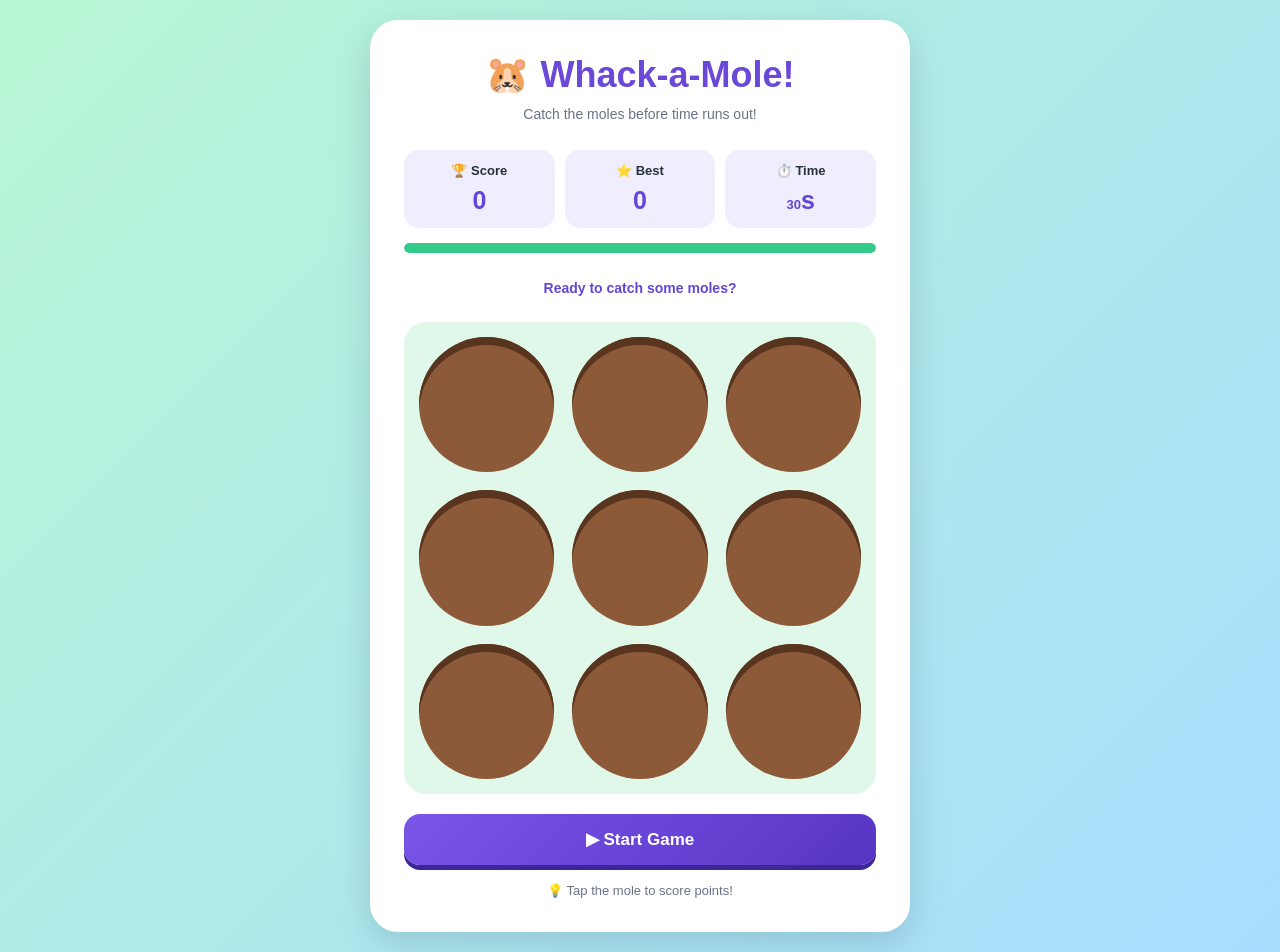
<file: whack-a-mole.html>
<!DOCTYPE html>
<html lang="en">
<head>
    <meta charset="UTF-8">
    <meta name="viewport" content="width=device-width, initial-scale=1.0">
    <title>Whack-a-Mole Game</title>
    <link rel="stylesheet" href="whack-a-mole.css">
</head>
<body>

    <main class="game-container">

        <header class="game-header">
            <h1>🐹 Whack-a-Mole!</h1>
            <p>Catch the moles before time runs out!</p>
        </header>

        <section class="stats">
            <div class="stat-card">
                <span>🏆 Score</span>
                <strong id="score">0</strong>
            </div>

            <div class="stat-card">
                <span>⭐ Best</span>
                <strong id="best">0</strong>
            </div>

            <div class="stat-card">
                <span>⏱️ Time</span>
                <strong><span id="time">30</span>s</strong>
            </div>
        </section>

        <div class="timer-track">
            <div id="timer-bar"></div>
        </div>

        <div id="message" class="message">
            Ready to catch some moles?
        </div>

        <section id="game-board" class="game-board">

            <button class="hole" aria-label="Mole hole">
                <span class="mole">🐹</span>
            </button>

            <button class="hole" aria-label="Mole hole">
                <span class="mole">🐹</span>
            </button>

            <button class="hole" aria-label="Mole hole">
                <span class="mole">🐹</span>
            </button>

            <button class="hole" aria-label="Mole hole">
                <span class="mole">🐹</span>
            </button>

            <button class="hole" aria-label="Mole hole">
                <span class="mole">🐹</span>
            </button>

            <button class="hole" aria-label="Mole hole">
                <span class="mole">🐹</span>
            </button>

            <button class="hole" aria-label="Mole hole">
                <span class="mole">🐹</span>
            </button>

            <button class="hole" aria-label="Mole hole">
                <span class="mole">🐹</span>
            </button>

            <button class="hole" aria-label="Mole hole">
                <span class="mole">🐹</span>
            </button>

        </section>

        <button id="start-btn" class="start-btn">
            ▶ Start Game
        </button>

        <p class="instructions">
            💡 Tap the mole to score points!
        </p>

    </main>

    <script src="whack-a-mole.js"></script>
</body>
</html>
</file>
<file: battle_arina.css>
* {
  box-sizing: border-box;
  margin: 0;
  padding: 0;
}

:root {
  --bg: #080e18;
  --panel: #111d2c;
  --border: #293c50;
  --gold: #ffc857;
  --text: #e8f1ff;
}

body {
  min-height: 100vh;
  padding: 20px 12px;
  background:
    radial-gradient(ellipse at top, #1b3048, #080e18 70%);
  color: var(--text);
  font-family: monospace;
}

button {
  font: inherit;
  cursor: pointer;
  touch-action: none;
  -webkit-tap-highlight-color: transparent;
}

button:disabled {
  opacity: 0.4;
  cursor: not-allowed;
}

.game-container {
  width: 100%;
  max-width: 1000px;
  margin: auto;
}

.game-header {
  display: flex;
  justify-content: space-between;
  align-items: center;
  flex-wrap: wrap;
  gap: 12px;
  padding: 14px 4px;
}

.logo {
  color: var(--gold);
  font-size: clamp(18px, 4vw, 27px);
  font-weight: 900;
  letter-spacing: 2px;
}

.logo span {
  color: #54c8ff;
}

.mission-label {
  color: #8ea9c8;
  font-size: 11px;
  letter-spacing: 2px;
}

.hud {
  display: flex;
  align-items: center;
  justify-content: space-between;
  flex-wrap: wrap;
  gap: 10px;
  padding: 12px;
  margin-bottom: 10px;
  border: 1px solid var(--border);
  border-radius: 8px;
  background: #101b2b;
  font-size: 12px;
}

.hud strong {
  display: block;
  color: var(--gold);
  margin-top: 5px;
  font-size: 17px;
}

#health {
  color: #6ee7a0;
}

#pauseBtn {
  padding: 9px 12px;
  color: white;
  background: #243a52;
  border: 1px solid #49617c;
  border-radius: 5px;
}

.game-screen {
  position: relative;
  width: 100%;
  overflow: hidden;
  border: 2px solid #42566e;
  border-radius: 7px;
  background: #242e3c;

  /* Fixed game aspect ratio */
  aspect-ratio: 16 / 9;
}

#gameCanvas {
  display: block;
  width: 100%;
  height: 100%;

  /* Prevent browser scaling from changing game coordinates */
  image-rendering: pixelated;
  image-rendering: crisp-edges;
  touch-action: none;
}

.overlay {
  position: absolute;
  inset: 0;
  z-index: 5;
  display: flex;
  justify-content: center;
  align-items: center;
  padding: 12px;
  background: rgba(5, 12, 23, 0.76);
}

.overlay.hidden {
  display: none;
}

.mission-card {
  width: min(100%, 390px);
  padding: clamp(15px, 4vw, 28px);
  text-align: center;
  background: #111d2c;
  border: 1px solid #536780;
  border-top: 4px solid var(--gold);
  border-radius: 8px;
  box-shadow: 0 12px 45px #0008;
}

.card-icon {
  font-size: 32px;
  margin-bottom: 8px;
}

.mission-card h1 {
  color: var(--gold);
  font-size: clamp(20px, 4vw, 30px);
  line-height: 1.3;
}

.mission-card p {
  margin: 14px 0 20px;
  color: #b9c9dd;
  font-size: 13px;
  line-height: 1.7;
}

#startBtn {
  width: 100%;
  padding: 14px 10px;
  border: none;
  border-radius: 5px;
  background: linear-gradient(90deg, #ffb938, #ffdc7d);
  color: #171b20;
  font-weight: 900;
  letter-spacing: 1px;
}

#startBtn:active,
.control-btn:active {
  transform: scale(0.96);
}

.mission-card small {
  display: block;
  margin-top: 15px;
  color: #7f95ae;
  font-size: 9px;
  letter-spacing: 2px;
}

.controls {
  display: flex;
  justify-content: space-between;
  align-items: center;
  gap: 15px;
  padding: 15px 0;
}

.control-group {
  display: flex;
  align-items: center;
  gap: 10px;
}

.control-btn {
  min-width: 54px;
  min-height: 48px;
  padding: 10px;
  color: white;
  background: #1a2b40;
  border: 1px solid #425a76;
  border-radius: 7px;
  font-weight: bold;
}

.jump {
  color: #82d9ff;
}

.fire {
  min-width: 100px;
  min-height: 54px;
  color: #211300;
  background: linear-gradient(135deg, #ffb12b, #ffdb70);
  border: none;
}

footer {
  padding: 12px 5px;
  text-align: center;
  color: #8498af;
  font-size: 11px;
  line-height: 1.8;
}

@media (max-width: 600px) {
  body {
    padding: 8px;
  }

  .game-header {
    padding: 10px 2px;
  }

  .hud {
    gap: 8px;
    padding: 9px;
    font-size: 10px;
  }

  .hud strong {
    font-size: 14px;
  }

  #pauseBtn {
    padding: 8px;
    font-size: 11px;
  }

  .controls {
    gap: 8px;
  }

  .control-group {
    gap: 6px;
  }

  .control-btn {
    min-width: 42px;
    min-height: 44px;
    padding: 8px;
    font-size: 12px;
  }

  .jump {
    min-width: 65px;
  }

  .fire {
    min-width: 72px;
  }

  footer {
    font-size: 9px;
  }
}

/* Landscape phone */
@media (max-height: 500px) and (orientation: landscape) {
  body {
    padding: 4px 10px;
  }

  .game-header {
    padding: 5px 2px;
  }

  .logo {
    font-size: 16px;
  }

  .hud {
    padding: 5px 8px;
    margin-bottom: 5px;
  }

  .controls {
    padding: 5px 0;
  }

  .control-btn {
    min-height: 36px;
  }

  footer {
    padding: 3px;
  }
}
</file>
<file: brick_breaker.css>
/* ===== Basic Setup ===== */
* {
  margin: 0;
  padding: 0;
  box-sizing: border-box;
}

body {
  min-height: 100vh;
  padding: 18px 12px;
  display: flex;
  justify-content: center;
  align-items: center;
  background:
    radial-gradient(circle at top, #192b55, #080d1b 65%);
  color: #ffffff;
  font-family: Arial, sans-serif;
}

/* ===== Main Container ===== */
.game-container {
  width: 100%;
  max-width: 500px;
  text-align: center;
}

.game-header {
  margin-bottom: 16px;
}

.game-header h1 {
  color: #76e8ff;
  font-size: clamp(25px, 6vw, 36px);
  margin-bottom: 7px;
  text-shadow: 0 0 16px #22c8ff66;
}

.game-header p {
  color: #c2d1e9;
  font-size: 14px;
}

/* ===== Score Board ===== */
.stats {
  display: grid;
  grid-template-columns: repeat(4, 1fr);
  gap: 8px;
  margin-bottom: 12px;
}

.stat-box {
  padding: 10px 4px;
  background: #121d36;
  border: 1px solid #34466b;
  border-radius: 12px;
}

.stat-box span {
  display: block;
  margin-bottom: 5px;
  color: #aebfdd;
  font-size: 12px;
}

.stat-box strong {
  color: #ffe16a;
  font-size: 21px;
}

/* ===== Game Area ===== */
.game-area {
  position: relative;
  width: 100%;
  overflow: hidden;
  border: 2px solid #465d8b;
  border-radius: 15px;
  background: #090f22;
  box-shadow:
    0 0 25px #247cff25,
    inset 0 0 20px #247cff10;
}

canvas {
  display: block;
  width: 100%;
  height: auto;
  aspect-ratio: 3 / 4;
  touch-action: none;
}

/* ===== Overlay ===== */
.overlay {
  position: absolute;
  inset: 0;
  z-index: 2;
  display: flex;
  flex-direction: column;
  justify-content: center;
  align-items: center;
  gap: 16px;
  padding: 22px;
  background: #080d1be8;
}

.overlay.hidden {
  display: none;
}

.overlay h2 {
  color: #76e8ff;
  font-size: clamp(24px, 6vw, 34px);
}

.overlay p {
  max-width: 290px;
  color: #d1dcf1;
  font-size: 14px;
  line-height: 1.7;
}

button {
  font-family: inherit;
  -webkit-tap-highlight-color: transparent;
}

#startBtn {
  padding: 13px 24px;
  border: none;
  border-radius: 10px;
  background: linear-gradient(135deg, #75efff, #7189ff);
  color: #091327;
  font-size: 16px;
  font-weight: bold;
  cursor: pointer;
}

#startBtn:active {
  transform: scale(0.96);
}

/* ===== Game Controls ===== */
.controls {
  display: flex;
  justify-content: center;
  align-items: center;
  gap: 14px;
  margin: 14px 0 9px;
}

.controls button {
  min-width: 75px;
  min-height: 48px;
  padding: 8px 12px;
  border: 1px solid #425b87;
  border-radius: 12px;
  background: #152541;
  color: #ffffff;
  font-size: 20px;
  cursor: pointer;
  touch-action: none;
  user-select: none;
  -webkit-user-select: none;
}

#pauseBtn {
  min-width: 110px;
  font-size: 14px;
  font-weight: bold;
  background: #23385c;
}

.controls button:disabled {
  opacity: 0.45;
  cursor: not-allowed;
}

.controls button:active:not(:disabled) {
  background: #35578c;
}

.help-text {
  color: #b6c7e2;
  font-size: 12px;
  line-height: 1.8;
}

/* ===== Small Phones ===== */
@media (max-width: 360px) {
  body {
    padding: 10px 7px;
  }

  .stats {
    gap: 5px;
  }

  .stat-box {
    padding: 8px 2px;
  }

  .stat-box strong {
    font-size: 17px;
  }

  .stat-box span {
    font-size: 10px;
  }

  .controls {
    gap: 7px;
  }

  .controls button {
    min-width: 62px;
    min-height: 44px;
    padding: 6px;
  }

  #pauseBtn {
    min-width: 92px;
    font-size: 12px;
  }
}

/* ===== Phone Landscape ===== */
@media (orientation: landscape) and (max-height: 520px) {
  body {
    align-items: flex-start;
    padding: 8px;
  }

  .game-container {
    max-width: 310px;
  }

  .game-header {
    margin-bottom: 7px;
  }

  .game-header h1 {
    font-size: 23px;
  }

  .game-header p {
    font-size: 11px;
  }

  .stats {
    gap: 5px;
    margin-bottom: 6px;
  }

  .stat-box {
    padding: 5px 2px;
  }

  .stat-box span {
    font-size: 10px;
  }

  .stat-box strong {
    font-size: 15px;
  }

  .game-area {
    max-width: 270px;
    margin: auto;
  }

  .controls {
    margin: 6px 0;
    gap: 8px;
  }

  .controls button {
    min-height: 35px;
    min-width: 55px;
    padding: 4px;
    font-size: 17px;
  }

  #pauseBtn {
    min-width: 90px;
    font-size: 12px;
  }

  .help-text {
    font-size: 10px;
  }
}
</file>
<file: bubble_pop.css>
@import url('https://fonts.googleapis.com/css2?family=Fredoka:wght@400;500;600;700&display=swap');

:root {
  --purple: #7856e8;
  --pink: #ff70ad;
  --yellow: #ffe66d;
  --ink: #43345d;
  --white: #ffffff;
}

* {
  box-sizing: border-box;
}

body {
  margin: 0;
  min-height: 100vh;
  min-height: 100dvh;
  padding: 20px 14px;
  font-family: 'Fredoka', sans-serif;
  color: var(--ink);
  background: linear-gradient(
    135deg,
    #ffe0ed,
    #e5e0ff,
    #d8f6ff
  );
}

button {
  font: inherit;
  cursor: pointer;
  touch-action: manipulation;
  -webkit-tap-highlight-color: transparent;
}

button:focus-visible,
.bubble:focus-visible {
  outline: 3px solid #382276;
  outline-offset: 4px;
}

.game {
  width: min(100%, 760px);
  margin: 0 auto;
  padding: 20px;
  background: rgba(255, 255, 255, 0.88);
  border: 3px solid white;
  border-radius: 28px;
  box-shadow: 0 12px 35px #7760aa25;
}

.game-header {
  text-align: center;
  margin-bottom: 20px;
}

.logo {
  font-size: clamp(30px, 6vw, 48px);
  font-weight: 700;
  color: var(--purple);
  text-shadow: 2px 3px 0 #e6d9ff;
}

.game-header p {
  margin: 8px 0 0;
  font-size: 15px;
}

.stats {
  display: grid;
  grid-template-columns: repeat(3, 1fr);
  gap: 10px;
}

.stat-card {
  padding: 12px 5px;
  border-radius: 17px;
  text-align: center;
  background: #f1eaff;
  display: flex;
  flex-direction: column;
  gap: 5px;
}

.stat-card:nth-child(2) {
  background: #fff3c4;
}

.stat-card:nth-child(3) {
  background: #d9f7ef;
}

.stat-card span {
  font-size: 13px;
}

.stat-card strong {
  font-size: 25px;
}

.progress-track {
  height: 9px;
  margin: 16px 0;
  background: #eee8f8;
  border-radius: 20px;
  overflow: hidden;
}

#time-bar {
  height: 100%;
  width: 100%;
  background: linear-gradient(90deg, #61d8a6, #ffe66d, #ff78ac);
  border-radius: inherit;
  transition: width 0.25s linear;
}

#play-area {
  position: relative;
  height: clamp(300px, 55vw, 440px);
  min-height: 280px;
  overflow: hidden;
  isolation: isolate;
  border: 3px solid #ffffff;
  border-radius: 23px;
  background:
    radial-gradient(circle at 20% 20%, #ffffffbb 0 3px, transparent 4px),
    radial-gradient(circle at 80% 70%, #ffffffbb 0 4px, transparent 5px),
    linear-gradient(145deg, #e6f5ff, #f9e7ff 55%, #fff0db);
  box-shadow: inset 0 0 20px #a78bfa22;
}

.message {
  position: absolute;
  inset: 0;
  z-index: 5;
  display: flex;
  flex-direction: column;
  justify-content: center;
  align-items: center;
  padding: 20px;
  text-align: center;
  background: #fff8ffe0;
  backdrop-filter: blur(3px);
}

.message[hidden] {
  display: none;
}

.message-emoji {
  font-size: 60px;
  animation: float 2s ease-in-out infinite;
}

.message h2 {
  margin: 10px 0 5px;
  font-size: clamp(25px, 5vw, 34px);
  color: var(--purple);
}

.message p {
  margin: 5px 0 20px;
}

.main-btn {
  padding: 13px 27px;
  border: 0;
  border-radius: 30px;
  color: white;
  background: linear-gradient(135deg, #9c6bfa, #7650e9);
  box-shadow: 0 5px 0 #5835bd;
  font-size: 18px;
  font-weight: 600;
}

.main-btn:active {
  transform: translateY(3px);
  box-shadow: 0 2px 0 #5835bd;
}

.bubble {
  position: absolute;
  display: grid;
  place-items: center;
  border: 3px solid #ffffffb8;
  border-radius: 50%;
  padding: 0;
  box-shadow:
    inset -6px -8px 13px #00000015,
    inset 5px 5px 10px #ffffff88,
    0 5px 10px #57417a20;
  animation: bubble-in 0.2s ease-out;
  user-select: none;
  cursor: pointer;
}

.bubble::before {
  content: "";
  position: absolute;
  width: 22%;
  height: 13%;
  top: 17%;
  left: 20%;
  border-radius: 50%;
  background: #ffffffd9;
  transform: rotate(-35deg);
}

.bubble:active {
  transform: scale(0.88);
}

.bubble.popping {
  pointer-events: none;
  animation: pop 0.22s ease-out forwards;
}

.pop-text {
  position: absolute;
  z-index: 2;
  pointer-events: none;
  color: #6942c5;
  font-size: 22px;
  font-weight: 700;
  animation: float-up 0.55s ease-out forwards;
}

.controls {
  display: flex;
  flex-wrap: wrap;
  justify-content: center;
  gap: 10px;
  margin-top: 18px;
}

.controls button {
  flex: 1 1 125px;
  min-height: 46px;
  padding: 10px;
  border: 2px solid #e8ddff;
  border-radius: 15px;
  background: #f5efff;
  color: var(--ink);
  font-weight: 600;
  transition: transform 0.15s, background 0.15s;
}

.controls button:not(:disabled):active {
  transform: scale(0.96);
}

.controls button:disabled {
  opacity: 0.45;
  cursor: not-allowed;
}

footer {
  text-align: center;
  font-size: 13px;
  margin-top: 20px;
  opacity: 0.75;
}

@keyframes bubble-in {
  from { transform: scale(0.2); opacity: 0; }
  to { transform: scale(1); opacity: 1; }
}

@keyframes pop {
  to {
    transform: scale(1.5);
    opacity: 0;
  }
}

@keyframes float-up {
  to {
    transform: translateY(-35px);
    opacity: 0;
  }
}

@keyframes float {
  50% { transform: translateY(-8px) rotate(5deg); }
}

@media (max-width: 420px) {
  body {
    padding: 10px 7px;
  }

  .game {
    padding: 12px;
    border-radius: 22px;
  }

  .stat-card {
    padding: 10px 3px;
  }

  .stat-card span {
    font-size: 12px;
  }

  .stat-card strong {
    font-size: 22px;
  }

  #play-area {
    height: 55vh;
    height: 55dvh;
    min-height: 280px;
    max-height: 420px;
  }
}

@media (max-height: 500px) and (orientation: landscape) {
  body {
    padding: 8px;
  }

  .game {
    padding: 10px;
  }

  .game-header {
    margin-bottom: 10px;
  }

  .logo {
    font-size: 27px;
  }

  .game-header p {
    margin-top: 3px;
  }

  .stat-card {
    padding: 5px;
  }

  .progress-track {
    margin: 8px 0;
  }

  #play-area {
    height: 220px;
    min-height: 220px;
  }

  .controls {
    margin-top: 10px;
  }

  footer {
    margin-top: 10px;
  }
}

@media (prefers-reduced-motion: reduce) {
  *,
  *::before,
  *::after {
    animation-duration: 0.01ms !important;
    animation-iteration-count: 1 !important;
    transition-duration: 0.01ms !important;
  }
}
</file>
<file: car_racing.css>
/* ===== Basic Setup ===== */
* {
  margin: 0;
  padding: 0;
  box-sizing: border-box;
}

body {
  min-height: 100vh;
  padding: 18px 12px;
  display: flex;
  justify-content: center;
  align-items: center;
  background: linear-gradient(135deg, #071526, #123456, #06101d);
  color: #ffffff;
  font-family: Arial, sans-serif;
}

/* ===== Game Container ===== */
.game-container {
  width: 100%;
  max-width: 440px;
  text-align: center;
}

.game-header {
  margin-bottom: 14px;
}

.game-header h1 {
  color: #ffd54a;
  font-size: clamp(24px, 6vw, 34px);
  margin-bottom: 6px;
}

.game-header p,
.instructions {
  color: #c6d5e5;
  font-size: 13px;
  line-height: 1.7;
}

/* ===== Score Board ===== */
.score-board {
  display: grid;
  grid-template-columns: repeat(3, 1fr);
  gap: 8px;
  margin-bottom: 12px;
}

.score-box {
  padding: 10px 4px;
  background: #152a40;
  border: 1px solid #35516d;
  border-radius: 12px;
}

.score-box span {
  display: block;
  color: #b8cce0;
  font-size: 12px;
  margin-bottom: 5px;
}

.score-box strong {
  color: #ffd54a;
  font-size: 21px;
}

/* ===== Canvas ===== */
.canvas-wrapper {
  position: relative;
  width: 100%;
  max-width: 420px;
  margin: auto;
  overflow: hidden;
  border: 3px solid #6b8298;
  border-radius: 14px;
  background: #222;
  box-shadow: 0 0 25px #0008;
}

canvas {
  display: block;
  width: 100%;
  height: auto;
  aspect-ratio: 420 / 640;
}

/* ===== Start / Game Over Screen ===== */
.game-overlay {
  position: absolute;
  inset: 0;
  z-index: 2;
  display: flex;
  flex-direction: column;
  justify-content: center;
  align-items: center;
  gap: 14px;
  padding: 20px;
  background: #061426d9;
}

.game-overlay.hidden {
  display: none;
}

.game-overlay h2 {
  color: #ffd54a;
  font-size: clamp(23px, 6vw, 30px);
}

.game-overlay p {
  max-width: 260px;
  color: #e4edf7;
  font-size: 14px;
  line-height: 1.6;
}

#startBtn {
  padding: 13px 24px;
  border: none;
  border-radius: 10px;
  background: linear-gradient(135deg, #ffe16b, #ff9f1c);
  color: #172234;
  font-size: 16px;
  font-weight: bold;
  cursor: pointer;
}

#startBtn:active {
  transform: scale(0.96);
}

/* ===== Touch Controls ===== */
.controls {
  display: flex;
  justify-content: center;
  gap: 35px;
  margin: 14px 0 8px;
}

.controls button {
  width: 85px;
  height: 52px;
  border: 2px solid #58728b;
  border-radius: 14px;
  background: #183149;
  color: white;
  font-size: 25px;
  cursor: pointer;
  touch-action: none;
  user-select: none;
  -webkit-user-select: none;
}

.controls button:active {
  background: #ffb52e;
  transform: scale(0.95);
}

.instructions {
  margin-top: 8px;
}

/* ===== Responsive Layout ===== */
@media (max-width: 360px) {
  body {
    padding: 10px 7px;
  }

  .score-box {
    padding: 8px 2px;
  }

  .score-box strong {
    font-size: 18px;
  }

  .controls {
    gap: 22px;
  }

  .controls button {
    width: 75px;
    height: 48px;
  }
}

@media (orientation: landscape) and (max-height: 520px) {
  body {
    align-items: flex-start;
    padding: 8px;
  }

  .game-container {
    max-width: 300px;
  }

  .game-header {
    margin-bottom: 6px;
  }

  .game-header h1 {
    font-size: 22px;
  }

  .game-header p,
  .instructions {
    font-size: 11px;
  }

  .score-board {
    margin-bottom: 6px;
  }

  .score-box {
    padding: 5px 2px;
  }

  .score-box strong {
    font-size: 16px;
  }

  .canvas-wrapper {
    max-width: 270px;
  }

  .controls {
    margin: 6px 0;
    gap: 18px;
  }

  .controls button {
    height: 38px;
    width: 65px;
    font-size: 20px;
  }
}
</file>
<file: crystal_dash.css>
* {
  box-sizing: border-box;
  margin: 0;
  padding: 0;
}

body {
  min-height: 100vh;
  padding: 20px 12px;
  color: #f4f4ff;
  font-family: Arial, sans-serif;
  background:
    radial-gradient(ellipse at top, #25236a, transparent 65%),
    linear-gradient(135deg, #080b20, #10102e, #080b20);
}

.game-container {
  width: 100%;
  max-width: 900px;
  margin: auto;
}

.game-header {
  text-align: center;
  margin-bottom: 22px;
}

.tag {
  color: #67e8ff;
  font-size: 12px;
  font-weight: bold;
  letter-spacing: 3px;
  margin-bottom: 10px;
}

h1 {
  font-size: clamp(30px, 6vw, 48px);
  color: #ffffff;
  text-shadow: 0 0 22px #7865ff;
}

.subtitle {
  color: #c3c6ee;
  font-size: 14px;
  margin-top: 10px;
  line-height: 1.5;
}

.hud {
  display: grid;
  grid-template-columns: repeat(3, 1fr);
  gap: 10px;
  margin-bottom: 12px;
}

.stat {
  padding: 12px 8px;
  text-align: center;
  background: #171938;
  border: 1px solid #393b73;
  border-radius: 12px;
}

.stat span,
.stat strong {
  display: block;
}

.stat span {
  color: #c6c9ef;
  font-size: 12px;
  margin-bottom: 6px;
}

.stat strong {
  color: #66edff;
  font-size: 22px;
}

.canvas-wrap {
  position: relative;
  width: 100%;
  overflow: hidden;
  border: 2px solid #6862d8;
  border-radius: 16px;
  background: #080a20;
  box-shadow: 0 0 28px #5146c455;
}

#gameCanvas {
  display: block;
  width: 100%;
  height: auto;
  aspect-ratio: 16 / 9;
  touch-action: none;
}

.overlay {
  position: absolute;
  inset: 0;
  z-index: 2;
  display: flex;
  align-items: center;
  justify-content: center;
  padding: 12px;
  background: #080a20bb;
  backdrop-filter: blur(5px);
}

.overlay.hidden {
  display: none;
}

.overlay-card {
  width: 100%;
  max-width: 340px;
  padding: 22px 16px;
  text-align: center;
  background: #171938ed;
  border: 1px solid #7770ff;
  border-radius: 18px;
}

.big-icon {
  font-size: 44px;
  margin-bottom: 8px;
}

.overlay-card h2 {
  font-size: clamp(20px, 4vw, 28px);
  margin-bottom: 10px;
}

.overlay-card p {
  color: #c7c9e9;
  font-size: 14px;
  line-height: 1.5;
  margin-bottom: 20px;
}

button {
  font: inherit;
  -webkit-tap-highlight-color: transparent;
}

#startBtn {
  border: none;
  border-radius: 12px;
  padding: 13px 22px;
  color: #080b20;
  background: linear-gradient(90deg, #6fffe9, #72baff);
  font-weight: bold;
  cursor: pointer;
  box-shadow: 0 0 20px #4be8ff44;
}

#startBtn:active {
  transform: scale(0.96);
}

.instructions {
  text-align: center;
  color: #c4c6e8;
  font-size: 13px;
  line-height: 1.8;
  margin: 16px 0;
}

.mobile-controls {
  display: flex;
  justify-content: center;
  gap: 12px;
  margin: 18px 0;
}

.control-btn {
  width: 60px;
  height: 54px;
  border: 1px solid #625fd4;
  border-radius: 14px;
  color: white;
  background: #20234b;
  font-size: 22px;
  font-weight: bold;
  touch-action: none;
  user-select: none;
  cursor: pointer;
}

.control-btn:active,
.control-btn.pressed {
  background: #5850bf;
  transform: scale(0.94);
}

button:focus-visible {
  outline: 3px solid #6fffe9;
  outline-offset: 3px;
}

footer {
  text-align: center;
  color: #9b9fc9;
  font-size: 12px;
  margin-top: 25px;
  padding-bottom: 10px;
}

@media (max-width: 480px) {
  body {
    padding: 16px 8px;
  }

  .game-header {
    margin-bottom: 16px;
  }

  .hud {
    gap: 6px;
  }

  .stat {
    padding: 10px 4px;
  }

  .stat span {
    font-size: 11px;
  }

  .stat strong {
    font-size: 19px;
  }

  .control-btn {
    width: 56px;
    height: 52px;
  }

  .mobile-controls {
    gap: 9px;
  }
}

@media (orientation: landscape) and (max-height: 500px) {
  body {
    padding: 8px;
  }

  .game-header {
    margin-bottom: 8px;
  }

  .tag {
    margin-bottom: 4px;
  }

  h1 {
    font-size: 27px;
  }

  .subtitle {
    margin-top: 4px;
  }

  .instructions {
    margin: 8px 0;
  }

  .mobile-controls {
    margin: 8px 0;
  }

  .control-btn {
    height: 44px;
  }

  footer {
    margin-top: 10px;
  }
}
</file>
<file: fruit_catcher.css>
/* ===== Basic Setup ===== */
* {
  margin: 0;
  padding: 0;
  box-sizing: border-box;
}

body {
  min-height: 100vh;
  padding: 20px 12px;
  font-family: "Trebuchet MS", Arial, sans-serif;
  background: linear-gradient(
    135deg,
    #b8f3ff,
    #d9ccff,
    #ffe1ed
  );
  color: #30305e;
  display: flex;
  justify-content: center;
  align-items: center;
}

/* ===== Main Container ===== */
.game-container {
  width: 100%;
  max-width: 850px;
  padding: 22px;
  background: rgba(255, 255, 255, 0.88);
  border: 4px solid #ffffff;
  border-radius: 28px;
  box-shadow: 0 14px 35px rgba(82, 65, 160, 0.18);
  text-align: center;
}

/* ===== Header ===== */
.game-header {
  margin-bottom: 20px;
}

.logo {
  font-size: clamp(26px, 5vw, 40px);
  font-weight: 900;
  color: #ff5488;
  text-shadow: 2px 3px 0 #ffe0ec;
}

.game-header p {
  margin-top: 7px;
  color: #77719b;
  font-size: 15px;
}

/* ===== Score Cards ===== */
.stats {
  display: grid;
  grid-template-columns: repeat(4, minmax(0, 1fr));
  gap: 10px;
  margin-bottom: 16px;
}

.stat-card {
  padding: 12px 5px;
  border-radius: 17px;
  background: #f1efff;
  border: 2px solid #e1dcff;
  display: flex;
  flex-direction: column;
  gap: 5px;
}

.stat-card:nth-child(1) {
  background: #fff1b9;
  border-color: #ffe08a;
}

.stat-card:nth-child(2) {
  background: #dff8e8;
  border-color: #b7edcb;
}

.stat-card:nth-child(3) {
  background: #ffe4ed;
  border-color: #ffc4d7;
}

.stat-card:nth-child(4) {
  background: #dff5ff;
  border-color: #b9eaff;
}

.stat-card span {
  font-size: 13px;
  font-weight: 700;
}

.stat-card strong {
  font-size: 23px;
  color: #37345f;
}

/* ===== Game Board ===== */
.game-board {
  position: relative;
  width: 100%;
  overflow: hidden;
  border: 4px solid #ffffff;
  border-radius: 22px;
  background: #a7eaff;
  box-shadow: 0 5px 0 #d9d2ff;
}

#gameCanvas {
  display: block;
  width: 100%;
  height: auto;
  aspect-ratio: 8 / 5;
}

/* ===== Start / Game Over Overlay ===== */
.game-overlay {
  position: absolute;
  inset: 0;
  z-index: 2;
  padding: 15px;
  background: rgba(50, 46, 100, 0.38);
  display: flex;
  justify-content: center;
  align-items: center;
}

.game-overlay.hidden {
  display: none;
}

.overlay-card {
  width: min(100%, 340px);
  padding: 24px 18px;
  background: #ffffff;
  border: 4px solid #ffe08a;
  border-radius: 25px;
  box-shadow: 0 10px 25px rgba(40, 30, 80, 0.2);
}

.overlay-emoji {
  font-size: 48px;
  margin-bottom: 8px;
}

.overlay-card h2 {
  color: #ff5488;
  font-size: clamp(22px, 4vw, 30px);
  margin-bottom: 10px;
}

.overlay-card p {
  color: #716d91;
  font-size: 14px;
  line-height: 1.5;
  margin-bottom: 18px;
}

button {
  font-family: inherit;
  font-weight: 800;
  cursor: pointer;
  touch-action: manipulation;
  -webkit-tap-highlight-color: transparent;
  user-select: none;
}

#startBtn {
  width: 100%;
  padding: 13px 18px;
  border: none;
  border-radius: 15px;
  background: linear-gradient(135deg, #ff6395, #ff8b67);
  color: white;
  font-size: 17px;
  box-shadow: 0 5px 0 #e74d7d;
}

#startBtn:active {
  transform: translateY(3px);
  box-shadow: 0 2px 0 #e74d7d;
}

/* ===== Mobile Movement Buttons ===== */
.controls {
  display: flex;
  justify-content: center;
  gap: 25px;
  margin: 22px 0 15px;
}

.move-btn {
  width: 100px;
  height: 58px;
  border: 3px solid #ffffff;
  border-radius: 18px;
  background: linear-gradient(135deg, #b9a8ff, #9181f7);
  box-shadow: 0 5px 0 #7764d8;
  font-size: 27px;
}

.move-btn:active,
.restart-btn:active {
  transform: translateY(3px);
  box-shadow: 0 2px 0 #7764d8;
}

/* ===== Restart Button ===== */
.restart-btn {
  padding: 12px 22px;
  border: none;
  border-radius: 14px;
  background: #dff8e8;
  color: #26764a;
  box-shadow: 0 4px 0 #a7dfbc;
  font-size: 15px;
}

.instructions {
  margin: 20px 0 14px;
  color: #77719b;
  font-size: 14px;
  line-height: 1.8;
}

footer {
  padding-top: 14px;
  border-top: 2px dashed #e2ddff;
  color: #9a92ba;
  font-size: 12px;
}

/* ===== Tablet ===== */
@media (max-width: 700px) {
  body {
    padding: 12px 8px;
  }

  .game-container {
    padding: 16px 12px;
    border-radius: 22px;
  }

  .stats {
    gap: 7px;
  }

  .stat-card {
    padding: 10px 3px;
  }

  .stat-card span {
    font-size: 11px;
  }

  .stat-card strong {
    font-size: 20px;
  }
}

/* ===== Small Phones ===== */
@media (max-width: 380px) {
  .game-container {
    padding: 12px 8px;
  }

  .stats {
    gap: 5px;
  }

  .stat-card {
    border-radius: 12px;
  }

  .stat-card span {
    font-size: 10px;
  }

  .stat-card strong {
    font-size: 17px;
  }

  .controls {
    gap: 18px;
  }

  .move-btn {
    width: 85px;
    height: 52px;
  }

  .overlay-card {
    padding: 14px 12px;
  }

  .overlay-emoji {
    font-size: 34px;
    margin-bottom: 4px;
  }

  .overlay-card p {
    margin-bottom: 10px;
    font-size: 12px;
  }

  #startBtn {
    padding: 10px;
    font-size: 15px;
  }
}

/* ===== Landscape Phones ===== */
@media (max-height: 500px) and (orientation: landscape) {
  body {
    align-items: flex-start;
    padding: 8px;
  }

  .game-container {
    max-width: 680px;
    padding: 10px;
  }

  .game-header {
    margin-bottom: 8px;
  }

  .game-header p {
    margin-top: 3px;
  }

  .stats {
    margin-bottom: 8px;
  }

  .stat-card {
    padding: 5px;
  }

  .controls {
    margin: 10px 0;
  }

  .move-btn {
    height: 42px;
  }

  .instructions,
  footer {
    margin-top: 8px;
  }
}
</file>
<file: math_quiz.css>
/* ===== Reset ===== */
* {
  margin: 0;
  padding: 0;
  box-sizing: border-box;
}

:root {
  --purple: #7868f6;
  --dark: #34315f;
  --muted: #8582a5;
  --white: #ffffff;
}

body {
  min-height: 100vh;
  padding: 24px 14px;
  display: flex;
  justify-content: center;
  align-items: center;
  font-family: "Trebuchet MS", Arial, sans-serif;
  color: var(--dark);
  background: linear-gradient(
    135deg,
    #b9f3ff,
    #d9d0ff,
    #ffe0ed
  );
}

/* ===== Main Container ===== */
.game-container {
  width: 100%;
  max-width: 650px;
  padding: 28px;
  background: rgba(255, 255, 255, 0.94);
  border: 4px solid white;
  border-radius: 30px;
  box-shadow: 0 18px 45px rgba(81, 65, 150, 0.18);
}

/* ===== Header ===== */
.header {
  text-align: center;
  margin-bottom: 25px;
}

.logo {
  font-size: clamp(28px, 5vw, 42px);
  font-weight: 900;
  color: #7962ef;
  text-shadow: 2px 3px 0 #e8e0ff;
}

.header p {
  margin-top: 8px;
  color: var(--muted);
  font-size: 14px;
}

/* ===== Stats ===== */
.stats {
  display: grid;
  grid-template-columns: repeat(3, minmax(0, 1fr));
  gap: 12px;
  margin-bottom: 22px;
}

.stat-card {
  display: flex;
  flex-direction: column;
  align-items: center;
  gap: 7px;
  padding: 14px 5px;
  border: 2px solid transparent;
  border-radius: 18px;
}

.score-card {
  background: #fff2c4;
  border-color: #ffe39a;
}

.level-card {
  background: #e7ddff;
  border-color: #d5c5ff;
}

.best-card {
  background: #d8f9e5;
  border-color: #b7edca;
}

.stat-card span {
  font-size: 13px;
  font-weight: 700;
}

.stat-card strong {
  font-size: 25px;
}

/* ===== Timer ===== */
.timer-section {
  margin-bottom: 24px;
}

.timer-info,
.progress-info {
  display: flex;
  justify-content: space-between;
  align-items: center;
  gap: 10px;
  margin-bottom: 9px;
  font-size: 14px;
  font-weight: 700;
}

#timer {
  color: #f05c87;
  font-size: 19px;
}

.timer-track,
.progress-track {
  width: 100%;
  height: 12px;
  overflow: hidden;
  border-radius: 20px;
  background: #eeeaff;
}

.timer-bar {
  width: 100%;
  height: 100%;
  border-radius: inherit;
  background: linear-gradient(90deg, #58dba5, #83dfff);
  transition: width 0.15s linear;
}

.timer-bar.warning {
  background: linear-gradient(90deg, #ffb347, #ff6685);
}

/* ===== Quiz Card ===== */
.quiz-card {
  padding: 24px 20px;
  text-align: center;
  background: linear-gradient(145deg, #f7f4ff, #fff4fa);
  border: 2px solid #ebe5ff;
  border-radius: 24px;
}

.question-label {
  display: inline-block;
  padding: 8px 15px;
  border-radius: 20px;
  background: #e5deff;
  color: #7157dc;
  font-size: 12px;
  font-weight: 900;
  letter-spacing: 1px;
}

.question {
  min-height: 90px;
  display: flex;
  justify-content: center;
  align-items: center;
  padding: 15px 0;
  font-size: clamp(30px, 6vw, 43px);
  font-weight: 900;
  overflow-wrap: anywhere;
}

.message {
  min-height: 25px;
  margin-bottom: 18px;
  color: var(--muted);
  font-size: 14px;
}

/* ===== Answer Options ===== */
.options {
  display: grid;
  grid-template-columns: repeat(2, minmax(0, 1fr));
  gap: 12px;
  margin-bottom: 20px;
}

.option-btn {
  min-height: 58px;
  padding: 12px;
  border: 2px solid #ded7ff;
  border-radius: 16px;
  background: white;
  color: var(--dark);
  font-family: inherit;
  font-size: 20px;
  font-weight: 900;
  cursor: pointer;
  touch-action: manipulation;
  transition:
    transform 0.15s ease,
    background 0.15s ease,
    border-color 0.15s ease;
}

.option-btn:not(:disabled):hover {
  transform: translateY(-3px);
  background: #f0ebff;
  border-color: #a89aff;
}

.option-btn:disabled {
  cursor: default;
}

.option-btn.correct {
  color: #167846;
  background: #d9f9e5;
  border-color: #64d995;
}

.option-btn.wrong {
  color: #b52e54;
  background: #ffe1e9;
  border-color: #ff8eaa;
}

/* ===== Start Button ===== */
.start-btn {
  width: 100%;
  padding: 15px 18px;
  border: none;
  border-radius: 16px;
  background: linear-gradient(135deg, #8874ff, #ff79b0);
  color: white;
  font-family: inherit;
  font-size: 17px;
  font-weight: 900;
  cursor: pointer;
  box-shadow: 0 5px 0 #6957cf;
  touch-action: manipulation;
  transition: transform 0.15s ease;
}

.start-btn:hover {
  filter: brightness(1.04);
}

.start-btn:active {
  transform: translateY(3px);
  box-shadow: 0 2px 0 #6957cf;
}

/* ===== Progress ===== */
.progress-section {
  margin-top: 23px;
}

.progress-info {
  color: #777394;
  font-size: 13px;
}

.progress-bar {
  width: 0;
  height: 100%;
  border-radius: inherit;
  background: linear-gradient(90deg, #62dca6, #8e82ff);
  transition: width 0.25s ease;
}

/* ===== Footer ===== */
.tip {
  margin-top: 22px;
  padding: 13px;
  border-radius: 14px;
  background: #fff6d8;
  color: #807047;
  font-size: 13px;
  line-height: 1.6;
  text-align: center;
}

footer {
  margin-top: 20px;
  padding-top: 16px;
  border-top: 2px dashed #e5dfff;
  color: #aaa2c2;
  font-size: 12px;
  text-align: center;
}

/* ===== Tablet ===== */
@media (max-width: 600px) {
  body {
    padding: 14px 8px;
    align-items: flex-start;
  }

  .game-container {
    padding: 20px 14px;
    border-radius: 24px;
  }

  .header {
    margin-bottom: 20px;
  }

  .stats {
    gap: 7px;
  }

  .stat-card {
    padding: 12px 3px;
    border-radius: 14px;
  }

  .stat-card span {
    font-size: 11px;
  }

  .stat-card strong {
    font-size: 22px;
  }

  .quiz-card {
    padding: 20px 13px;
  }

  .option-btn {
    min-height: 54px;
    font-size: 18px;
  }
}

/* ===== Small Phones ===== */
@media (max-width: 360px) {
  .game-container {
    padding: 16px 10px;
  }

  .logo {
    font-size: 27px;
  }

  .stat-card span {
    font-size: 10px;
  }

  .stat-card strong {
    font-size: 19px;
  }

  .options {
    gap: 8px;
  }

  .option-btn {
    padding: 10px 5px;
    font-size: 16px;
  }

  .question {
    font-size: 29px;
  }

  .quiz-card {
    padding: 17px 10px;
  }
}

/* ===== Landscape Phones ===== */
@media (max-height: 500px) and (orientation: landscape) {
  body {
    align-items: flex-start;
    padding: 10px;
  }

  .game-container {
    max-width: 680px;
    padding: 16px;
  }

  .header {
    margin-bottom: 12px;
  }

  .stats {
    margin-bottom: 12px;
  }

  .timer-section {
    margin-bottom: 14px;
  }

  .quiz-card {
    padding: 14px;
  }

  .question {
    min-height: 55px;
    padding: 8px;
  }

  .options {
    gap: 8px;
    margin-bottom: 12px;
  }

  .option-btn {
    min-height: 44px;
  }

  .tip {
    margin-top: 12px;
  }

  footer {
    margin-top: 12px;
  }
}
</file>
<file: memory_challenge.css>
/* ===== Basic Setup ===== */

* {
    margin: 0;
    padding: 0;
    box-sizing: border-box;
}

body {
    min-height: 100vh;
    padding: 20px;
    display: flex;
    justify-content: center;
    align-items: center;
    font-family: Arial, sans-serif;
    color: #ffffff;
    background: linear-gradient(135deg, #151533, #29265b, #111827);
}

/* ===== Main Container ===== */

.game-container {
    width: 100%;
    max-width: 460px;
    padding: 25px;
    text-align: center;
    background: #ffffff0d;
    border: 1px solid #ffffff20;
    border-radius: 28px;
    box-shadow: 0 15px 45px #00000040;
    backdrop-filter: blur(12px);
}

.logo {
    font-size: 38px;
    margin-bottom: 5px;
}

.game-header h1 {
    font-size: clamp(28px, 6vw, 38px);
    color: #f8d66d;
    margin-bottom: 10px;
}

.game-header p {
    color: #c8c8e6;
    font-size: 14px;
    line-height: 1.5;
}

/* ===== Score Cards ===== */

.stats {
    display: grid;
    grid-template-columns: repeat(3, 1fr);
    gap: 10px;
    margin: 25px 0 15px;
}

.stat-card {
    display: flex;
    flex-direction: column;
    gap: 8px;
    padding: 12px 5px;
    background: #ffffff12;
    border: 1px solid #ffffff12;
    border-radius: 15px;
}

.stat-card span {
    color: #d2d2ed;
    font-size: 12px;
    font-weight: bold;
}

.stat-card strong {
    color: #ffffff;
    font-size: 24px;
}

/* ===== Status Message ===== */

.status {
    min-height: 48px;
    display: flex;
    align-items: center;
    justify-content: center;
    padding: 8px;
    margin-bottom: 12px;
    color: #f8d66d;
    font-size: 14px;
    font-weight: bold;
    line-height: 1.5;
}

/* ===== Game Board ===== */

.game-board {
    width: 100%;
    max-width: 320px;
    aspect-ratio: 1;
    margin: 0 auto;
    padding: 12px;
    display: grid;
    grid-template-columns: repeat(2, minmax(0, 1fr));
    gap: 12px;
    background: #09091d;
    border: 3px solid #ffffff15;
    border-radius: 50%;
}

/* ===== Color Buttons ===== */

.color-btn {
    min-width: 0;
    border: 3px solid #ffffff30;
    cursor: pointer;
    opacity: 0.75;
    transition:
        transform 0.12s ease,
        filter 0.12s ease,
        opacity 0.12s ease,
        box-shadow 0.12s ease;
    -webkit-tap-highlight-color: transparent;
}

.green {
    background: #20b96b;
    border-radius: 100% 12px 12px 12px;
}

.red {
    background: #f04452;
    border-radius: 12px 100% 12px 12px;
}

.yellow {
    background: #f7c948;
    border-radius: 12px 12px 12px 100%;
}

.blue {
    background: #3788f5;
    border-radius: 12px 12px 100% 12px;
}

/* JS adds .active when a color lights up */

.color-btn.active {
    opacity: 1;
    filter: brightness(1.4);
    transform: scale(0.96);
}

.green.active {
    box-shadow: 0 0 28px #20ff8a;
}

.red.active {
    box-shadow: 0 0 28px #ff5364;
}

.yellow.active {
    box-shadow: 0 0 28px #ffe875;
}

.blue.active {
    box-shadow: 0 0 28px #55a5ff;
}

.color-btn:focus-visible,
.start-btn:focus-visible,
.sound-btn:focus-visible {
    outline: 3px solid white;
    outline-offset: 4px;
}

/* ===== Main Button ===== */

.start-btn {
    width: 100%;
    margin-top: 22px;
    padding: 15px;
    color: #201a43;
    background: linear-gradient(135deg, #ffe58a, #f5bf45);
    border: none;
    border-radius: 15px;
    font-size: 17px;
    font-weight: bold;
    cursor: pointer;
    box-shadow: 0 5px 0 #b77b1c;
    transition: transform 0.15s;
}

.start-btn:active {
    transform: translateY(3px);
    box-shadow: 0 2px 0 #b77b1c;
}

/* ===== Sound Button ===== */

.sound-btn {
    margin-top: 14px;
    padding: 10px 16px;
    color: #ffffff;
    background: #ffffff12;
    border: 1px solid #ffffff30;
    border-radius: 12px;
    font-size: 14px;
    cursor: pointer;
}

.instructions {
    margin-top: 18px;
    color: #c8c8e6;
    font-size: 12px;
    line-height: 1.6;
}

/* ===== Small Phones ===== */

@media (max-width: 380px) {
    body {
        padding: 10px;
    }

    .game-container {
        padding: 16px;
        border-radius: 22px;
    }

    .stats {
        gap: 6px;
        margin-top: 18px;
    }

    .stat-card {
        padding: 10px 3px;
    }

    .stat-card strong {
        font-size: 21px;
    }

    .game-board {
        gap: 9px;
        padding: 9px;
    }
}

/* ===== Tablet and Laptop ===== */

@media (min-width: 600px) {
    .game-container {
        padding: 30px;
    }

    .game-board {
        max-width: 340px;
        gap: 14px;
        padding: 14px;
    }
}

/* ===== Short Landscape Screens ===== */

@media (orientation: landscape) and (max-height: 550px) {
    body {
        align-items: flex-start;
        padding: 12px;
    }

    .game-container {
        max-width: 440px;
        padding: 15px;
    }

    .logo {
        font-size: 25px;
    }

    .game-header h1 {
        font-size: 26px;
    }

    .stats {
        margin: 12px 0 6px;
    }

    .status {
        min-height: 35px;
        margin-bottom: 6px;
    }

    .game-board {
        max-width: 230px;
        gap: 8px;
        padding: 8px;
    }

    .start-btn {
        margin-top: 14px;
        padding: 12px;
    }

    .instructions {
        margin-top: 10px;
    }
}
</file>
<file: memory_match.css>
:root {
  color-scheme: light;
  --ink: #304943;
  --muted: #829189;
  --leaf: #608b69;
  --leaf-deep: #477653;
  --lime: #dce9bd;
  --paper: #fbfaef;
  --panel: #fffef8;
  --peach: #f8dfce;
  --butter: #f6e8ae;
  --line: #e9ead9;
  --font-display: "Nunito", "Trebuchet MS", sans-serif;
  --font-body: "DM Sans", "Trebuchet MS", sans-serif;
}

* { box-sizing: border-box; }
html { min-width: 320px; min-height: 100%; background: var(--paper); }
body {
  margin: 0;
  min-height: 100dvh;
  color: var(--ink);
  font-family: var(--font-body);
  background:
    radial-gradient(ellipse at 7% 13%, rgba(232, 238, 207, .62), transparent 30rem),
    radial-gradient(ellipse at 97% 77%, rgba(249, 229, 207, .55), transparent 25rem),
    var(--paper);
}
button { font: inherit; }
button:focus-visible, a:focus-visible {
  outline: 3px solid #d28c58;
  outline-offset: 4px;
}
.game-shell {
  width: min(100% - 48px, 1000px);
  min-height: 100dvh;
  margin: 0 auto;
  padding: 27px 0 24px;
  display: flex;
  flex-direction: column;
}
.topbar { display: flex; align-items: center; justify-content: space-between; }
.brand {
  display: inline-flex; align-items: center; gap: 10px;
  color: var(--ink); text-decoration: none;
  font-family: var(--font-display); font-weight: 900; font-size: 18px; letter-spacing: -.5px;
}
.brand-mark { position: relative; display: inline-block; width: 25px; height: 25px; border-radius: 50%; background: #f3cb93; }
.brand-mark span { position: absolute; left: 11px; top: -3px; width: 8px; height: 12px; background: var(--leaf); border-radius: 100% 0 100% 0; transform: rotate(15deg); }
.brand-mark span:nth-child(2) { left: 6px; top: 1px; transform: rotate(-34deg) scale(.74); }
.brand-mark span:nth-child(3) { left: 15px; top: 4px; transform: rotate(55deg) scale(.66); }
.sound-toggle {
  display: inline-flex; align-items: center; gap: 8px; padding: 9px 14px;
  border: 1px solid #e4e6d7; border-radius: 999px; background: rgba(255,255,248,.7);
  color: #6c7d73; font-weight: 700; font-size: 12px; cursor: pointer;
  transition: background .18s ease, transform .18s ease;
}
.sound-toggle:hover { background: #fff; transform: translateY(-1px); }
.sound-icon { font-size: 17px; line-height: 1; color: var(--leaf); }
.intro {
  position: relative; display: flex; align-items: center; justify-content: space-between;
  padding: 35px 11px 24px; max-width: 760px; width: 100%; margin: 0 auto;
}
.eyebrow { margin: 0 0 7px; color: #79907e; font-size: 11px; font-weight: 700; letter-spacing: .1em; text-transform: uppercase; }
.sun-dot { display: inline-block; width: 7px; height: 7px; margin: 0 6px 1px 0; border-radius: 50%; background: #e9b366; }
h1, h2 { font-family: var(--font-display); }
h1 { margin: 0; color: #344e45; font-size: clamp(36px, 5vw, 49px); line-height: 1.05; letter-spacing: -1.7px; font-weight: 900; }
h1 span { color: #71966d; }
.intro-text { margin: 10px 0 0; color: #7d8e83; font-size: 14px; }
.sun-doodle { position: relative; width: 88px; height: 77px; margin-right: 34px; }
.sun-face { position: absolute; right: 8px; top: 0; display: grid; place-items: center; width: 54px; height: 54px; color: #e9ae62; font-size: 54px; line-height: 1; }
.doodle-leaf { position: absolute; bottom: 7px; display: block; width: 24px; height: 13px; background: #b4cb95; border-radius: 100% 0 100% 0; transform: rotate(-24deg); }
.leaf-one { left: 6px; }.leaf-two { left: 30px; bottom: 0; transform: rotate(24deg) scale(.8); background: #d0dca9; }
.game-panel {
  position: relative; max-width: 760px; width: 100%; margin: 0 auto; padding: 20px 30px 17px;
  border: 1px solid rgba(224, 228, 209, .9); border-radius: 23px;
  background: rgba(255, 254, 248, .91);
  box-shadow: 0 17px 42px rgba(83, 104, 77, .075), 0 3px 8px rgba(83, 104, 77, .035);
}
.game-toolbar { display: flex; justify-content: space-between; align-items: center; gap: 14px; margin-bottom: 17px; }
.stats { display: flex; align-items: center; gap: 19px; }
.stat { min-width: 43px; display: flex; flex-direction: column; gap: 2px; }
.stat-label { font-size: 10px; color: #98a197; font-weight: 700; letter-spacing: .075em; text-transform: uppercase; }
.stat strong { font-family: var(--font-display); font-size: 20px; color: #405a4d; font-weight: 900; line-height: 1.1; }
.stat strong small { font: 700 12px var(--font-body); color: #a5aea1; }
.score-stat strong { color: #bf8852; }
.stat-divider { height: 29px; width: 1px; background: #ececdf; }
.toolbar-actions { display: flex; align-items: center; gap: 9px; }
.text-button, .restart-button {
  display: inline-flex; align-items: center; justify-content: center; gap: 7px;
  min-height: 37px; border-radius: 11px; font-size: 12px; font-weight: 700; cursor: pointer;
  transition: transform .18s ease, background .18s ease, box-shadow .18s ease;
}
.text-button { padding: 0 12px; color: #6c846b; border: 1px solid #e5eadb; background: #f8faef; }
.text-button span { font-size: 15px; color: #a6b678; }
.text-button:hover { background: #eff4e4; transform: translateY(-1px); }
.restart-button { padding: 0 13px; border: 1px solid #d8e4d1; color: #fff; background: #759671; box-shadow: 0 3px 0 #63825f; }
.restart-button:hover { background: #678b65; transform: translateY(-1px); box-shadow: 0 4px 0 #63825f; }
.restart-button:active, .play-again-button:active { transform: translateY(2px); box-shadow: none; }
.restart-button > span:first-child { font-size: 18px; line-height: 1; }
.board-wrap { position: relative; padding-bottom: 15px; }
.board { display: grid; grid-template-columns: repeat(4, minmax(0, 1fr)); gap: 12px; perspective: 900px; }
.memory-card {
  position: relative; min-width: 0; aspect-ratio: 1.42 / 1; padding: 0;
  border: 0; border-radius: 15px; background: transparent; cursor: pointer;
  perspective: 700px; -webkit-tap-highlight-color: transparent;
}
.card-inner {
  position: absolute; inset: 0; border-radius: inherit;
  transform-style: preserve-3d; transition: transform .48s cubic-bezier(.2,.72,.24,1);
}
.memory-card.is-flipped .card-inner, .memory-card.is-matched .card-inner, .memory-card.is-hint .card-inner { transform: rotateY(180deg); }
.card-face {
  position: absolute; inset: 0; display: flex; align-items: center; justify-content: center;
  border-radius: inherit; backface-visibility: hidden; -webkit-backface-visibility: hidden;
}
.card-back {
  overflow: hidden; border: 1px solid #e0e9d5;
  background-color: #e8efdc;
  background-image: radial-gradient(circle at 7px 7px, rgba(111, 151, 103, .2) 1.4px, transparent 1.6px), linear-gradient(145deg, #edf2e2, #e1ebd7);
  background-size: 18px 18px, 100% 100%;
  box-shadow: inset 0 -3px 0 rgba(151, 178, 135, .2), 0 4px 9px rgba(65, 91, 67, .06);
}
.card-back::before {
  content: ""; width: 37px; height: 37px; border: 1px solid rgba(112, 150, 105, .25);
  border-radius: 50%; background: rgba(255,255,248,.47);
}
.card-back::after { content: "✿"; position: absolute; color: #8ead7d; font-size: 18px; }
.card-front { transform: rotateY(180deg); border: 1px solid #ece5cf; background: #fff9e8; box-shadow: inset 0 -3px 0 rgba(226, 214, 181, .33), 0 4px 9px rgba(65, 91, 67, .05); }
.card-emoji { font-family: "Apple Color Emoji", "Segoe UI Emoji", sans-serif; font-size: clamp(31px, 5.4vw, 47px); line-height: 1; transform: translateY(-1px); }
.memory-card:hover:not(.is-matched) .card-inner { transform: translateY(-3px); }
.memory-card.is-flipped:hover .card-inner, .memory-card.is-hint:hover .card-inner, .memory-card.is-matched:hover .card-inner { transform: rotateY(180deg) translateY(-2px); }
.memory-card.is-matched { cursor: default; }
.memory-card.is-matched .card-front { border-color: #c7ddbb; background: #eef5df; box-shadow: inset 0 -3px 0 rgba(174, 202, 148, .4), 0 0 0 2px rgba(183, 208, 157, .25); }
.memory-card.is-matched .card-emoji { animation: matched-pop .42s ease-out; }
.memory-card:disabled { opacity: 1; }
.garden-line { position: absolute; left: -5px; right: -5px; bottom: 0; height: 13px; display: flex; align-items: center; justify-content: space-around; }
.garden-line span { width: 48px; height: 1px; background: #dfe9d1; }
.garden-line i { position: relative; width: 7px; height: 7px; border-radius: 80% 0 80% 0; background: #a7c190; transform: rotate(-35deg); }
.helper-note { margin: 12px 0 0; text-align: center; color: #9aa494; font-size: 11px; font-weight: 600; }
.helper-note span { margin-right: 4px; color: #98b180; font-size: 13px; }
.page-footer { position: relative; width: min(760px, 100%); margin: auto auto 0; padding: 22px 10px 0; display: flex; align-items: center; justify-content: space-between; color: #99a296; font-size: 11px; }
.page-footer p { margin: 0; }
.best-score { display: flex; gap: 7px; align-items: center; }
.best-score strong { color: #6f866a; font-family: var(--font-display); font-size: 13px; }
.best-star { color: #deb369; font-size: 14px; }
.footer-sprig { position: absolute; right: 1px; top: 11px; color: #b5c398; font-size: 26px; transform: rotate(-17deg); }
.win-overlay {
  position: fixed; z-index: 5; inset: 0; display: grid; place-items: center; padding: 22px;
  background: rgba(49, 71, 59, .34); backdrop-filter: blur(5px);
  animation: fade-in .22s ease-out;
}
.win-overlay[hidden] { display: none; }
.win-card {
  position: relative; width: min(100%, 390px); padding: 33px 34px 30px; overflow: hidden;
  text-align: center; border: 1px solid #e6e8d6; border-radius: 25px; background: #fffef6;
  box-shadow: 0 24px 70px rgba(43, 65, 48, .22);
  animation: card-arrive .32s cubic-bezier(.16,.8,.27,1.2);
}
.win-card::before, .win-card::after { content: ""; position: absolute; width: 120px; height: 120px; border-radius: 50%; background: #f1f3df; z-index: 0; }
.win-card::before { left: -68px; top: -64px; }.win-card::after { right: -70px; bottom: 65px; background: #f9ead8; }
.win-card > * { position: relative; z-index: 1; }
.win-sparkles { color: #dfad68; letter-spacing: .15em; font-size: 18px; }
.win-sparkles { animation: sparkle-dance 1.4s ease-in-out infinite alternate; }
.win-bouquet { margin: 10px 0 6px; font-size: 29px; letter-spacing: 3px; animation: bouquet-bounce 1.1s ease-in-out infinite alternate; }
.win-card .eyebrow { margin-bottom: 4px; color: #829776; }
.win-card h2 { margin: 0; color: #405c4b; font-size: 35px; letter-spacing: -1.1px; line-height: 1.06; font-weight: 900; }
.win-message { color: #89958a; font-size: 13px; }
.win-score { display: flex; align-items: center; justify-content: space-between; margin: 20px 0 16px; padding: 12px 15px; border-radius: 12px; background: #f3f5e8; color: #71816f; font-size: 12px; font-weight: 700; }
.win-score strong { color: #bd8752; font-family: var(--font-display); font-size: 22px; }
.play-again-button { width: 100%; padding: 12px 15px; display: flex; justify-content: center; gap: 9px; border: 0; border-radius: 12px; background: #73936d; color: #fff; font-weight: 800; cursor: pointer; box-shadow: 0 4px 0 #5e7d59; transition: transform .18s ease, background .18s ease; }
.play-again-button:hover { background: #658761; transform: translateY(-1px); }
.sr-only { position: absolute; width: 1px; height: 1px; padding: 0; margin: -1px; overflow: hidden; clip: rect(0,0,0,0); white-space: nowrap; border: 0; }
@keyframes matched-pop { 0% { transform: scale(.8); } 65% { transform: scale(1.17); } 100% { transform: scale(1); } }
@keyframes fade-in { from { opacity: 0; } to { opacity: 1; } }
@keyframes card-arrive { from { opacity: 0; transform: translateY(12px) scale(.96); } to { opacity: 1; transform: translateY(0) scale(1); } }
@keyframes sparkle-dance { from { transform: rotate(-5deg) scale(.95); } to { transform: rotate(5deg) scale(1.08); } }
@keyframes bouquet-bounce { from { transform: translateY(1px); } to { transform: translateY(-4px); } }

@media (min-width: 900px) {
  .game-shell { padding-top: 32px; }
  .intro { padding-top: 44px; padding-bottom: 29px; }
  .game-panel { padding: 23px 34px 18px; }
  .board { gap: 14px; }
  .memory-card { aspect-ratio: 1.57 / 1; }
}
@media (max-width: 600px) {
  .game-shell { width: min(100% - 28px, 470px); padding: 17px 0 16px; }
  .brand { font-size: 16px; }
  .sound-toggle { padding: 8px 11px; }
  .intro { padding: 30px 4px 21px; }
  .intro-text { max-width: 255px; font-size: 13px; line-height: 1.5; }
  .sun-doodle { transform: scale(.8); transform-origin: right center; margin-right: 2px; width: 64px; }
  .game-panel { padding: 15px 13px 15px; border-radius: 19px; }
  .game-toolbar { align-items: center; margin-bottom: 14px; gap: 10px; flex-wrap: wrap; }
  .stats { gap: 10px; }
  .stat { min-width: 35px; }
  .stat-label { font-size: 9px; letter-spacing: .04em; }
  .stat strong { font-size: 18px; }
  .score-divider { display: none; }
  .toolbar-actions { width: 100%; justify-content: flex-end; gap: 6px; }
  .text-button, .restart-button { min-height: 35px; font-size: 11px; padding: 0 9px; gap: 4px; }
  .restart-button > span:first-child { font-size: 16px; }
  .board { gap: 9px; }
  .memory-card { aspect-ratio: 1.08 / 1; border-radius: 12px; }
  .card-emoji { font-size: clamp(31px, 10vw, 43px); }
  .card-back::before { width: 30px; height: 30px; }
  .card-back::after { font-size: 15px; }
  .garden-line span { width: 30px; }
  .page-footer { padding: 18px 2px 0; font-size: 10px; }
  .footer-sprig { display: none; }
}
@media (max-width: 360px) {
  .game-shell { width: calc(100% - 22px); }
  .intro { padding-top: 25px; }
  .eyebrow { font-size: 9px; }
  .intro-text { max-width: 220px; font-size: 12px; }
  .stats { gap: 7px; }
  .stat-divider { margin: 0 1px; }
  .text-button { padding: 0 7px; }
  .restart-label { display: none; }
  .restart-button { width: 35px; padding: 0; }
}
@media (prefers-reduced-motion: reduce) {
  *, *::before, *::after { scroll-behavior: auto !important; animation-duration: .01ms !important; animation-iteration-count: 1 !important; transition-duration: .01ms !important; }
}
</file>
<file: pikachu_running.css>
/* ===== Basic Setup ===== */

* {
    margin: 0;
    padding: 0;
    box-sizing: border-box;
}

body {
    min-height: 100vh;
    display: flex;
    justify-content: center;
    align-items: center;
    padding: 20px;
    font-family: Arial, sans-serif;
    background: linear-gradient(135deg, #fff4bd, #ffd66e, #ffb75e);
    color: #3c2b16;
}

/* ===== Main Container ===== */

.game-container {
    width: 100%;
    max-width: 900px;
    padding: 24px;
    border-radius: 25px;
    background: #fffdf5;
    box-shadow: 0 15px 45px #85521e30;
}

.game-header {
    text-align: center;
}

.game-header h1 {
    font-size: clamp(28px, 5vw, 42px);
    color: #d98b00;
    margin-bottom: 8px;
}

.game-header p {
    color: #79674d;
    font-size: 14px;
    line-height: 1.6;
}

/* ===== Stats ===== */

.stats {
    display: grid;
    grid-template-columns: repeat(3, 1fr);
    gap: 12px;
    margin: 22px 0;
}

.stat {
    display: flex;
    flex-direction: column;
    align-items: center;
    gap: 7px;
    padding: 12px 5px;
    background: #fff0c4;
    border-radius: 14px;
}

.stat span {
    font-size: 13px;
    font-weight: bold;
}

.stat strong {
    font-size: 23px;
    color: #a85b00;
}

/* ===== Game Area ===== */

.game-wrapper {
    position: relative;
    width: 100%;
    overflow: hidden;
    border: 3px solid #ffffff;
    border-radius: 20px;
    background: #b8edff;
    box-shadow: 0 5px 15px #6b8b9430;
}

#gameCanvas {
    display: block;
    width: 100%;
    height: auto;
    aspect-ratio: 2 / 1;
    touch-action: manipulation;
}

/* ===== Start / Game Over Overlay ===== */

.overlay {
    position: absolute;
    inset: 0;
    display: flex;
    align-items: center;
    justify-content: center;
    padding: 15px;
    background: #192d3766;
}

.overlay.hidden {
    display: none;
}

.overlay-card {
    width: min(100%, 320px);
    padding: 22px;
    text-align: center;
    background: #fffdf5;
    border: 3px solid #ffda61;
    border-radius: 20px;
    box-shadow: 0 10px 25px #00000020;
}

.big-icon {
    font-size: 38px;
    margin-bottom: 8px;
}

.overlay-card h2 {
    color: #bc7500;
    font-size: clamp(20px, 4vw, 28px);
    margin-bottom: 10px;
}

.overlay-card p {
    color: #6d6250;
    font-size: 13px;
    line-height: 1.6;
    margin-bottom: 16px;
}

#startBtn {
    width: 100%;
    padding: 13px;
    border: none;
    border-radius: 12px;
    color: #3d2a00;
    background: linear-gradient(135deg, #ffe779, #ffbf35);
    box-shadow: 0 4px 0 #cf8a0b;
    font-size: 16px;
    font-weight: bold;
    cursor: pointer;
}

#startBtn:active {
    transform: translateY(2px);
    box-shadow: 0 2px 0 #cf8a0b;
}

/* ===== Jump Control ===== */

.controls {
    display: flex;
    justify-content: center;
    margin-top: 18px;
}

.jump-btn {
    width: 190px;
    padding: 15px;
    border: none;
    border-radius: 15px;
    color: white;
    background: linear-gradient(135deg, #f5a623, #e57b00);
    box-shadow: 0 5px 0 #a95100;
    font-size: 17px;
    font-weight: bold;
    cursor: pointer;
    touch-action: manipulation;
    user-select: none;
}

.jump-btn:active {
    transform: translateY(3px);
    box-shadow: 0 2px 0 #a95100;
}

/* ===== Instructions ===== */

.help {
    text-align: center;
    margin-top: 18px;
    color: #79674d;
    font-size: 13px;
    line-height: 1.8;
}

.help span {
    margin: 0 5px;
}

/* ===== Small Phones ===== */

@media (max-width: 480px) {
    body {
        padding: 10px;
    }

    .game-container {
        padding: 13px;
        border-radius: 20px;
    }

    .stats {
        gap: 7px;
        margin: 16px 0;
    }

    .stat {
        padding: 10px 3px;
    }

    .stat span {
        font-size: 11px;
    }

    .stat strong {
        font-size: 20px;
    }

    .overlay-card {
        padding: 12px;
    }

    .big-icon {
        font-size: 26px;
        margin-bottom: 3px;
    }

    .overlay-card h2 {
        margin-bottom: 5px;
    }

    .overlay-card p {
        margin-bottom: 9px;
        font-size: 12px;
    }

    #startBtn {
        padding: 10px;
        font-size: 14px;
    }

    .jump-btn {
        width: 100%;
        max-width: 260px;
    }
}

/* ===== Landscape Phones ===== */

@media (orientation: landscape) and (max-height: 500px) {
    body {
        align-items: flex-start;
        padding: 8px;
    }

    .game-container {
        max-width: 760px;
        padding: 12px;
    }

    .game-header h1 {
        font-size: 25px;
        margin-bottom: 3px;
    }

    .game-header p {
        font-size: 12px;
    }

    .stats {
        margin: 10px 0;
    }

    .stat {
        padding: 7px;
    }

    .controls {
        margin-top: 10px;
    }

    .jump-btn {
        padding: 10px;
    }

    .help {
        margin-top: 8px;
    }
}
</file>
<file: snake.css>
@import url('https://fonts.googleapis.com/css2?family=Fredoka:wght@400;500;600;700&display=swap');

:root {
  --purple: #7955e8;
  --pink: #ff78b4;
  --green: #45d99b;
  --ink: #44345e;
}

* {
  box-sizing: border-box;
}

body {
  margin: 0;
  min-height: 100vh;
  min-height: 100dvh;
  padding: 18px 12px;
  font-family: 'Fredoka', sans-serif;
  color: var(--ink);
  background: linear-gradient(135deg, #ffe0ed, #e5e0ff, #d7f7ff);
}

button {
  font: inherit;
  cursor: pointer;
  touch-action: manipulation;
  -webkit-tap-highlight-color: transparent;
}

button:focus-visible {
  outline: 3px solid #382276;
  outline-offset: 3px;
}

.game {
  width: min(100%, 500px);
  margin: auto;
  padding: 20px;
  background: #ffffffed;
  border: 3px solid white;
  border-radius: 28px;
  box-shadow: 0 12px 35px #6c52a52b;
}

header {
  text-align: center;
  margin-bottom: 20px;
}

header h1 {
  margin: 0;
  font-size: clamp(30px, 7vw, 43px);
  color: var(--purple);
  text-shadow: 2px 3px #e4d9ff;
}

header p {
  margin: 8px 0 0;
  font-size: 14px;
}

.stats {
  display: grid;
  grid-template-columns: 1fr 1fr;
  gap: 12px;
  margin-bottom: 15px;
}

.stat {
  display: flex;
  flex-direction: column;
  gap: 5px;
  padding: 12px;
  text-align: center;
  border-radius: 16px;
  background: #eee7ff;
}

.stat:nth-child(2) {
  background: #fff0c5;
}

.stat span {
  font-size: 14px;
}

.stat strong {
  font-size: 25px;
}

.board-wrap {
  position: relative;
  width: 100%;
  overflow: hidden;
  border: 4px solid white;
  border-radius: 20px;
  background: #d8f8df;
  box-shadow: inset 0 0 0 2px #a8e9ba;
  line-height: 0;
}

#board {
  display: block;
  width: 100%;
  height: auto;
  aspect-ratio: 1;
  touch-action: none;
}

.overlay {
  position: absolute;
  inset: 0;
  display: flex;
  align-items: center;
  justify-content: center;
  padding: 15px;
  background: #e9fbe6d9;
  backdrop-filter: blur(4px);
  line-height: normal;
}

.overlay.hidden {
  display: none;
}

.overlay-card {
  width: 100%;
  text-align: center;
}

.big-emoji {
  font-size: clamp(42px, 10vw, 65px);
}

.overlay-card h2 {
  margin: 10px 0;
  color: var(--purple);
  font-size: clamp(23px, 6vw, 31px);
}

.overlay-card p {
  font-size: 14px;
  line-height: 1.5;
}

.primary-btn {
  margin-top: 10px;
  padding: 13px 24px;
  border: 0;
  border-radius: 30px;
  background: linear-gradient(135deg, #9d70ff, #7650e8);
  color: white;
  font-weight: 700;
  box-shadow: 0 5px 0 #5939b9;
}

.primary-btn:active {
  transform: translateY(3px);
  box-shadow: 0 2px 0 #5939b9;
}

.controls {
  display: flex;
  gap: 10px;
  margin-top: 15px;
}

.controls button {
  flex: 1;
  min-height: 45px;
  border: 2px solid #e6dcff;
  border-radius: 14px;
  color: var(--ink);
  background: #f3edff;
  font-weight: 600;
}

.controls button:disabled {
  opacity: 0.5;
  cursor: not-allowed;
}

.help {
  margin: 15px 0 5px;
  text-align: center;
  font-size: 13px;
}

.dpad {
  width: 180px;
  margin: 18px auto 5px;
  display: grid;
  grid-template-columns: repeat(3, 1fr);
  grid-template-rows: repeat(2, 52px);
  gap: 6px;
  justify-items: center;
}

.direction {
  width: 100%;
  border: 2px solid white;
  border-radius: 15px;
  background: linear-gradient(145deg, #ffcae2, #e3d8ff);
  color: #543b88;
  font-size: 22px;
  font-weight: 700;
  box-shadow: 0 4px 0 #d2c0f0;
  user-select: none;
}

.direction:active {
  transform: translateY(2px);
  box-shadow: 0 2px 0 #d2c0f0;
}

.direction.up {
  grid-column: 2;
  grid-row: 1;
}

.direction.left {
  grid-column: 1;
  grid-row: 2;
}

.direction.down {
  grid-column: 2;
  grid-row: 2;
}

.direction.right {
  grid-column: 3;
  grid-row: 2;
}

footer {
  margin-top: 20px;
  text-align: center;
  font-size: 13px;
  opacity: 0.75;
}

@media (max-width: 380px) {
  body {
    padding: 8px;
  }

  .game {
    padding: 12px;
    border-radius: 20px;
  }

  header {
    margin-bottom: 14px;
  }

  .stat {
    padding: 8px;
  }
}

@media (max-height: 520px) and (orientation: landscape) {
  body {
    padding: 8px;
  }

  .game {
    max-width: 430px;
    padding: 12px;
  }

  header {
    margin-bottom: 10px;
  }

  header h1 {
    font-size: 28px;
  }

  header p {
    margin-top: 3px;
  }

  .stats {
    margin-bottom: 8px;
  }

  .stat {
    padding: 6px;
  }

  .stat strong {
    font-size: 20px;
  }

  .dpad {
    grid-template-rows: repeat(2, 42px);
    width: 150px;
    margin-top: 10px;
  }

  footer {
    margin-top: 10px;
  }
}

@media (prefers-reduced-motion: reduce) {
  *,
  *::before,
  *::after {
    animation-duration: 0.01ms !important;
    transition-duration: 0.01ms !important;
  }
}
</file>
<file: space_shooter.css>
* {
  margin: 0;
  padding: 0;
  box-sizing: border-box;
}

body {
  min-height: 100vh;
  padding: 20px 12px;
  display: flex;
  justify-content: center;
  align-items: center;
  background: radial-gradient(circle at top, #172554, #020617 70%);
  color: #ffffff;
  font-family: Arial, sans-serif;
}

.game-container {
  width: 100%;
  max-width: 460px;
  text-align: center;
}

.game-header {
  margin-bottom: 18px;
}

.game-header h1 {
  font-size: clamp(23px, 5vw, 32px);
  color: #67e8f9;
  text-shadow: 0 0 15px #06b6d4;
}

.game-header p {
  margin-top: 7px;
  color: #a5b4fc;
  letter-spacing: 3px;
  font-size: 12px;
}

.stats {
  display: flex;
  justify-content: space-around;
  gap: 8px;
  margin-bottom: 12px;
}

.stats div {
  flex: 1;
  padding: 10px 5px;
  border: 1px solid #334155;
  border-radius: 10px;
  background: #0f172acc;
  font-size: 12px;
}

.stats strong {
  display: block;
  margin-top: 5px;
  color: #67e8f9;
  font-size: 20px;
}

.game-area {
  position: relative;
  width: 100%;
  overflow: hidden;
  border: 2px solid #22d3ee;
  border-radius: 12px;
  box-shadow: 0 0 22px #0891b255;
  background: #050b20;
}

#gameCanvas {
  display: block;
  width: 100%;
  height: auto;
  aspect-ratio: 21 / 32;
  touch-action: none;
}

.overlay {
  position: absolute;
  inset: 0;
  z-index: 2;
  display: flex;
  flex-direction: column;
  justify-content: center;
  align-items: center;
  gap: 18px;
  padding: 24px;
  background: #020617d9;
}

.overlay h2 {
  color: #67e8f9;
  font-size: clamp(23px, 5vw, 30px);
  text-shadow: 0 0 12px #06b6d4;
}

.overlay p {
  max-width: 280px;
  color: #cbd5e1;
  line-height: 1.6;
  font-size: 14px;
}

.hidden {
  display: none !important;
}

button {
  border: none;
  border-radius: 10px;
  font-weight: bold;
  cursor: pointer;
  touch-action: manipulation;
  -webkit-tap-highlight-color: transparent;
}

#startBtn {
  padding: 14px 25px;
  color: #04111f;
  background: linear-gradient(135deg, #67e8f9, #38bdf8);
  box-shadow: 0 0 18px #06b6d466;
  font-size: 16px;
}

.controls {
  display: flex;
  justify-content: center;
  align-items: center;
  gap: 14px;
  margin-top: 16px;
}

.controls button {
  min-width: 70px;
  min-height: 48px;
  padding: 10px;
  color: white;
  background: #172554;
  border: 1px solid #38bdf8;
  font-size: 18px;
  user-select: none;
}

#fireBtn {
  flex: 1;
  max-width: 150px;
  color: #fff;
  background: linear-gradient(135deg, #e11d48, #f97316);
  border-color: #fb7185;
}

.pause-btn {
  margin-top: 12px;
  padding: 10px 24px;
  color: #e2e8f0;
  background: #1e293b;
  border: 1px solid #475569;
}

button:disabled {
  opacity: 0.45;
  cursor: not-allowed;
}

.instructions {
  margin-top: 14px;
  color: #94a3b8;
  font-size: 11px;
  line-height: 1.6;
}

@media (max-width: 360px) {
  body {
    padding: 12px 8px;
  }

  .controls {
    gap: 8px;
  }

  .controls button {
    min-width: 58px;
    min-height: 44px;
  }

  .stats div {
    font-size: 11px;
  }
}

@media (orientation: landscape) and (max-height: 550px) {
  body {
    align-items: flex-start;
    padding: 10px;
  }

  .game-container {
    max-width: 320px;
  }

  .game-header {
    margin-bottom: 8px;
  }

  .game-header h1 {
    font-size: 20px;
  }

  .game-header p,
  .instructions {
    display: none;
  }

  .stats {
    margin-bottom: 6px;
  }

  .stats div {
    padding: 5px;
  }

  .stats strong {
    font-size: 15px;
  }

  .controls {
    margin-top: 8px;
  }

  .controls button {
    min-height: 38px;
  }
}
</file>
<file: tik-tak-toi.css>
:root {
  color-scheme: light;
  --ink: #29234a;
  --muted: #77728f;
  --violet: #7258d8;
  --violet-deep: #5b43bd;
  --blue: #578cde;
  --pink: #e881ad;
  --yellow: #f2c84b;
  --paper: #fffefa;
  --line: #e9e5f4;
  --shadow-card: 0 22px 55px rgba(80, 66, 139, .13), 0 4px 12px rgba(80, 66, 139, .07);
  font-family: "Trebuchet MS", "Arial Rounded MT Bold", system-ui, sans-serif;
  font-synthesis: none;
}

* { box-sizing: border-box; }

body {
  min-width: 320px;
  min-height: 100vh;
  min-height: 100dvh;
  margin: 0;
  color: var(--ink);
  background:
    radial-gradient(ellipse at 14% 12%, rgba(248, 221, 255, .72), transparent 29rem),
    radial-gradient(ellipse at 87% 72%, rgba(207, 231, 255, .72), transparent 31rem),
    linear-gradient(135deg, #f8f6ff 0%, #f2f6ff 54%, #fff7f2 100%);
  -webkit-font-smoothing: antialiased;
}

button { font: inherit; }

button:focus-visible {
  outline: 4px solid #efb934;
  outline-offset: 4px;
}

.game-shell {
  position: relative;
  display: flex;
  width: min(100%, 700px);
  min-height: 100vh;
  min-height: 100dvh;
  flex-direction: column;
  justify-content: center;
  margin-inline: auto;
  padding: 32px 24px 22px;
}

.game-header {
  position: relative;
  margin-bottom: 24px;
  text-align: center;
  animation: arrive .55s ease-out both;
}

.title-art {
  position: relative;
  display: flex;
  width: fit-content;
  height: 39px;
  align-items: center;
  justify-content: center;
  gap: 8px;
  margin: 0 auto 6px;
}

.title-symbol {
  display: inline-grid;
  width: 29px;
  height: 29px;
  place-items: center;
  border-radius: 9px;
  font-size: 23px;
  font-weight: 900;
  line-height: 1;
}

.title-symbol-x { color: var(--violet); background: #eee9ff; }
.title-symbol-o { color: var(--pink); background: #ffedf4; font-size: 21px; }
.sparkle { position: absolute; color: var(--yellow); font-size: 16px; }
.sparkle-left { left: -22px; top: 1px; }
.sparkle-right { right: -22px; bottom: 0; font-size: 12px; }

.eyebrow {
  margin: 0 0 5px;
  color: #8c83b2;
  font-size: 10px;
  font-weight: 800;
  letter-spacing: .19em;
  text-transform: uppercase;
}

h1 {
  margin: 0;
  color: #342b67;
  font-size: clamp(31px, 7vw, 46px);
  font-weight: 1000;
  letter-spacing: .075em;
  line-height: 1.06;
}

.subtitle {
  margin: 7px 0 0;
  color: #80769f;
  font-size: clamp(15px, 3.8vw, 18px);
  font-weight: 700;
  letter-spacing: .015em;
}

.game-card {
  position: relative;
  padding: 25px 30px 21px;
  overflow: hidden;
  border: 1px solid rgba(255, 255, 255, .9);
  border-radius: 29px;
  background: rgba(255, 254, 250, .94);
  box-shadow: var(--shadow-card);
  animation: arrive .65s .08s ease-out both;
}

.mode-switch {
  display: flex;
  width: fit-content;
  max-width: 100%;
  align-items: center;
  justify-content: center;
  gap: 4px;
  margin: 0 auto 17px;
  padding: 4px;
  border-radius: 14px;
  background: #f1effa;
}

.mode-button {
  display: inline-flex;
  min-height: 42px;
  align-items: center;
  justify-content: center;
  gap: 8px;
  padding: 0 15px;
  border: 1px solid transparent;
  border-radius: 11px;
  background: transparent;
  color: #6f6788;
  cursor: pointer;
  font-size: 12px;
  font-weight: 800;
  transition: transform .18s ease, background-color .18s ease, color .18s ease, box-shadow .18s ease;
}

.mode-button:hover { transform: translateY(-1px); background: rgba(255, 255, 255, .72); }
.mode-button:active { transform: scale(.98); }
.mode-button.is-active {
  background: var(--violet);
  color: #fff;
  box-shadow: 0 4px 9px rgba(96, 73, 187, .2);
}

.player-row {
  display: grid;
  grid-template-columns: minmax(0, 1fr) 32px minmax(0, 1fr);
  align-items: center;
  gap: 10px;
}

.player-card {
  position: relative;
  display: flex;
  min-width: 0;
  min-height: 76px;
  align-items: center;
  gap: 11px;
  padding: 11px;
  border: 2px solid transparent;
  border-radius: 19px;
  transition: transform .2s ease, border-color .2s ease, box-shadow .2s ease;
}

.player-x { background: #f0edff; }
.player-o { background: #fff0f5; }
.player-card.is-active {
  transform: translateY(-2px);
  border-color: #a99aef;
  box-shadow: 0 6px 16px rgba(104, 83, 188, .13);
}

.player-o.is-active { border-color: #f0a2c0; }

.player-mark {
  display: grid;
  width: 43px;
  height: 43px;
  flex: 0 0 43px;
  place-items: center;
  border-radius: 14px;
  background: #fff;
  color: var(--violet);
  font-size: 25px;
  font-weight: 1000;
  box-shadow: 0 3px 8px rgba(69, 53, 140, .09);
}

.player-o .player-mark { color: #df6799; }
.player-details { display: flex; min-width: 0; flex: 1; flex-direction: column; gap: 3px; }
.player-name { overflow: hidden; color: #463c71; font-size: 12px; font-weight: 800; text-overflow: ellipsis; white-space: nowrap; }
.player-symbol-label { color: #8881a4; font-size: 10px; font-weight: 700; letter-spacing: .05em; text-transform: uppercase; }
.player-score { color: #493c84; font-size: 20px; font-weight: 900; font-variant-numeric: tabular-nums; }
.player-o .player-score { color: #bf4e7c; }
.versus { color: #aaa3c2; font-size: 9px; font-weight: 900; letter-spacing: .1em; text-align: center; }

.game-prompt {
  display: flex;
  min-height: 48px;
  align-items: center;
  justify-content: center;
  gap: 11px;
  color: #5d527f;
  text-align: center;
}

.game-prompt p { margin: 0; font-size: 14px; font-weight: 800; }
.prompt-sparkle { color: #e6bb3e; font-size: 12px; }

.board-wrap {
  position: relative;
  width: min(100%, 390px);
  margin: 0 auto;
}

.game-board {
  display: grid;
  aspect-ratio: 1;
  grid-template: repeat(3, 1fr) / repeat(3, 1fr);
  gap: 10px;
  padding: 12px;
  border: 1px solid #e6e2f4;
  border-radius: 25px;
  background: linear-gradient(145deg, #efedff, #e8f2ff);
  box-shadow: inset 0 2px 5px rgba(87, 74, 147, .05), 0 8px 18px rgba(74, 83, 142, .08);
}

.board-cell {
  display: grid;
  min-width: 0;
  min-height: 0;
  place-items: center;
  border: 1px solid rgba(255, 255, 255, .93);
  border-radius: 17px;
  background: rgba(255, 254, 253, .96);
  color: var(--violet);
  cursor: pointer;
  font-size: clamp(40px, 10vw, 67px);
  font-weight: 1000;
  line-height: 1;
  box-shadow: 0 4px 9px rgba(69, 58, 133, .09), inset 0 -2px 0 rgba(105, 91, 166, .035);
  transition: transform .17s ease, background-color .17s ease, box-shadow .17s ease;
  -webkit-tap-highlight-color: transparent;
}

.board-cell:hover { transform: translateY(-2px); background: #fff; box-shadow: 0 7px 13px rgba(69, 58, 133, .12); }
.board-cell:active { transform: scale(.96); }
.board-cell:nth-child(2n) { color: #df6799; }
.board-cell.mark-x { color: var(--violet); animation: mark-pop .28s cubic-bezier(.2, .8, .25, 1.25) both; }
.board-cell.mark-o { color: #df6799; animation: mark-pop .28s cubic-bezier(.2, .8, .25, 1.25) both; }
.board-cell.is-winning {
  border-color: #f2cf66;
  background: linear-gradient(145deg, #fff8d7, #fff1bd);
  box-shadow: 0 0 0 3px rgba(242, 200, 75, .25), 0 7px 16px rgba(179, 141, 35, .16);
  animation: winning-pop .42s ease both;
}
.board-cell:disabled { cursor: default; }
.board-cell:disabled:hover { transform: none; }

.board-doodle { position: absolute; z-index: 1; pointer-events: none; }
.board-doodle-top { top: -13px; right: -15px; color: #ecc341; font-size: 22px; transform: rotate(12deg); }
.board-doodle-bottom { bottom: 8px; left: -15px; color: #80b1eb; font-size: 13px; }

.round-footer {
  display: flex;
  align-items: center;
  justify-content: space-between;
  gap: 12px;
  margin-top: 17px;
}

.draw-score { display: flex; align-items: center; gap: 6px; color: #827c9c; font-size: 12px; font-weight: 700; }
.draw-icon { font-size: 16px; }
.draw-value { min-width: 21px; padding: 3px 6px; border-radius: 8px; background: #f4f1ff; color: #5d4da9; font-size: 12px; text-align: center; }
.game-actions { display: flex; align-items: center; gap: 8px; }
.button { display: inline-flex; min-height: 39px; align-items: center; justify-content: center; gap: 7px; padding: 0 14px; border: 0; border-radius: 12px; cursor: pointer; font-size: 12px; font-weight: 800; transition: transform .18s ease, box-shadow .18s ease, background-color .18s ease; }
.button:hover { transform: translateY(-2px); }
.button:active { transform: translateY(0) scale(.98); }
.button-secondary { background: #735bd2; color: white; box-shadow: 0 4px 9px rgba(96, 73, 187, .2); }
.button-secondary:hover { background: #6149c2; box-shadow: 0 6px 12px rgba(96, 73, 187, .25); }
.button-secondary span { font-size: 17px; line-height: 1; }
.button-quiet { padding-inline: 9px; background: transparent; color: #827c9c; }
.button-quiet:hover { background: #f5f2ff; color: #5a4aa5; }

.result-panel {
  display: flex;
  align-items: center;
  gap: 13px;
  margin-top: 18px;
  padding: 13px 15px;
  border: 1px solid #f1d985;
  border-radius: 17px;
  background: linear-gradient(110deg, #fff8dd, #fff0f5);
  animation: arrive .32s ease-out both;
}

.result-panel[hidden] { display: none; }
.result-confetti { font-size: 25px; }
.result-copy { flex: 1; }
.result-copy h2 { margin: 0; color: #51417e; font-size: 15px; font-weight: 900; }
.result-copy p { margin: 3px 0 0; color: #827893; font-size: 11px; }
.button-replay { min-height: 35px; padding-inline: 12px; background: #f1ca52; color: #4f3b72; }
.button-replay:hover { background: #f5d56d; }
.page-footer { display: flex; align-items: center; justify-content: center; gap: 9px; padding-top: 16px; color: #9289af; font-size: 11px; font-weight: 700; letter-spacing: .025em; text-align: center; }
.page-footer span { color: #e8bd47; font-size: 10px; }

@keyframes arrive {
  from { opacity: 0; transform: translateY(9px); }
  to { opacity: 1; transform: translateY(0); }
}

@keyframes mark-pop {
  from { opacity: 0; transform: scale(.55) rotate(-8deg); }
  to { opacity: 1; transform: scale(1) rotate(0); }
}

@keyframes winning-pop {
  0% { transform: scale(.94); }
  55% { transform: scale(1.045); }
  100% { transform: scale(1); }
}

@media (min-width: 760px) {
  .game-shell { width: min(100%, 760px); padding-top: 38px; padding-bottom: 30px; }
  .game-header { margin-bottom: 27px; }
  .game-card { padding: 27px 42px 23px; }
  .player-card { min-height: 83px; padding: 13px 15px; }
  .board-wrap { width: min(100%, 410px); }
  .game-board { gap: 12px; padding: 14px; }
}

@media (max-width: 480px) {
  .game-shell { justify-content: flex-start; padding: 21px 15px 17px; }
  .game-header { margin-bottom: 18px; }
  .title-art { height: 31px; margin-bottom: 4px; }
  .title-symbol { width: 25px; height: 25px; font-size: 20px; }
  .eyebrow { font-size: 9px; }
  .game-card { padding: 17px 15px 15px; border-radius: 23px; }
  .mode-switch { margin-bottom: 12px; }
  .mode-button { min-height: 40px; gap: 6px; padding-inline: 11px; font-size: 11px; }
  .player-row { grid-template-columns: minmax(0, 1fr) 22px minmax(0, 1fr); gap: 6px; }
  .player-card { min-height: 65px; gap: 7px; padding: 8px; border-radius: 15px; }
  .player-mark { width: 36px; height: 36px; flex-basis: 36px; border-radius: 11px; font-size: 21px; }
  .player-name { font-size: 10px; }
  .player-symbol-label { font-size: 9px; }
  .player-score { font-size: 17px; }
  .versus { font-size: 8px; }
  .game-prompt { min-height: 43px; }
  .game-prompt p { font-size: 13px; }
  .board-wrap { width: min(100%, 350px); }
  .game-board { gap: 8px; padding: 10px; border-radius: 20px; }
  .board-cell { border-radius: 14px; }
  .round-footer { margin-top: 13px; }
  .button { min-height: 37px; padding-inline: 11px; font-size: 11px; }
  .button-quiet { padding-inline: 6px; }
  .draw-score { gap: 4px; font-size: 11px; }
  .page-footer { padding-top: 13px; font-size: 10px; }
}

@media (max-width: 360px) {
  .game-shell { padding-inline: 11px; }
  .game-card { padding-inline: 11px; }
  .player-card { gap: 5px; padding: 7px 6px; }
  .player-mark { width: 32px; height: 32px; flex-basis: 32px; }
  .mode-button { gap: 5px; padding-inline: 8px; font-size: 10px; }
  .game-actions { gap: 4px; }
  .button { padding-inline: 9px; }
}

@media (max-height: 760px) and (min-width: 481px) {
  .game-shell { justify-content: flex-start; padding-top: 15px; padding-bottom: 12px; }
  .game-header { margin-bottom: 13px; }
  .title-art { height: 26px; margin-bottom: 2px; }
  .title-symbol { width: 22px; height: 22px; font-size: 17px; }
  .eyebrow { margin-bottom: 2px; font-size: 9px; }
  h1 { font-size: 34px; }
  .subtitle { margin-top: 3px; font-size: 15px; }
  .game-card { padding-top: 15px; padding-bottom: 14px; }
  .player-card { min-height: 66px; }
  .game-prompt { min-height: 38px; }
  .board-wrap { width: min(100%, 340px); }
  .game-board { gap: 8px; padding: 10px; }
  .round-footer { margin-top: 12px; }
  .page-footer { padding-top: 9px; }
}

@media (prefers-reduced-motion: reduce) {
  *, *::before, *::after { scroll-behavior: auto !important; animation-duration: .01ms !important; animation-iteration-count: 1 !important; transition-duration: .01ms !important; }
}

@media (orientation: landscape) and (max-height: 480px) {
  .game-shell {
    display: grid;
    width: min(100%, 1050px);
    min-height: 100dvh;
    grid-template-columns: minmax(210px, .82fr) minmax(0, 1.38fr);
    grid-template-rows: minmax(0, 1fr) auto;
    align-items: center;
    column-gap: 18px;
    padding: 8px 16px;
  }

  .game-header {
    grid-column: 1;
    grid-row: 1;
    margin: 0;
  }

  .title-art { height: 24px; }
  .title-symbol { width: 22px; height: 22px; font-size: 17px; }
  .eyebrow { font-size: 8px; }
  h1 { font-size: clamp(25px, 5vh, 34px); }
  .subtitle { margin-top: 4px; font-size: 13px; }

  .game-card {
    grid-column: 2;
    grid-row: 1 / span 2;
    width: 100%;
    max-width: 620px;
    justify-self: center;
    align-self: center;
    padding: 12px 20px;
  }

  .mode-switch { margin-bottom: 7px; padding: 3px; }
  .mode-button { min-height: 32px; gap: 6px; padding-inline: 11px; font-size: 10px; }
  .player-card { min-height: 52px; padding: 7px 10px; }
  .player-mark { width: 34px; height: 34px; flex-basis: 34px; font-size: 20px; }
  .game-prompt { min-height: 31px; }
  .game-prompt p { font-size: 12px; }
  .board-wrap { width: min(100%, 43vh, 310px); }
  .game-board { gap: 6px; padding: 8px; }
  .board-cell { border-radius: 12px; font-size: clamp(30px, 8vh, 48px); }
  .round-footer { margin-top: 8px; }
  .button { min-height: 34px; }
  .page-footer {
    grid-column: 1;
    grid-row: 2;
    padding-top: 4px;
    font-size: 10px;
  }

  .result-panel { gap: 9px; margin-top: 9px; padding: 9px 11px; }
  .result-copy h2 { font-size: 13px; }
  .result-copy p { font-size: 10px; }
  .button-replay { min-height: 32px; }
}
</file>
<file: whack-a-mole.css>
/* ===== Basic Setup ===== */

* {
    margin: 0;
    padding: 0;
    box-sizing: border-box;
}

body {
    min-height: 100vh;
    display: flex;
    justify-content: center;
    align-items: center;
    padding: 20px;
    font-family: Arial, sans-serif;
    background: linear-gradient(135deg, #b8f7d4, #a8ddff);
    color: #263238;
}

/* ===== Main Container ===== */

.game-container {
    width: 100%;
    max-width: 540px;
    padding: 25px;
    text-align: center;
    background: #ffffff;
    border: 4px solid #ffffff;
    border-radius: 28px;
    box-shadow: 0 12px 35px #426b8040;
}

.game-header h1 {
    color: #6b49d8;
    font-size: clamp(25px, 5vw, 36px);
    margin-bottom: 8px;
}

.game-header p {
    color: #687386;
    font-size: 14px;
    line-height: 1.5;
}

/* ===== Score Cards ===== */

.stats {
    display: grid;
    grid-template-columns: repeat(3, 1fr);
    gap: 10px;
    margin: 25px 0 15px;
}

.stat-card {
    padding: 13px 5px;
    background: #f0edff;
    border-radius: 15px;
    display: flex;
    flex-direction: column;
    gap: 8px;
}

.stat-card span {
    font-size: 13px;
    font-weight: bold;
}

.stat-card strong {
    font-size: 25px;
    color: #6545d5;
}

/* ===== Timer Bar ===== */

.timer-track {
    height: 10px;
    overflow: hidden;
    background: #e8e8ee;
    border-radius: 20px;
}

#timer-bar {
    height: 100%;
    width: 100%;
    background: #35c98a;
    border-radius: 20px;
    transition: width 0.3s linear;
}

/* ===== Message ===== */

.message {
    min-height: 45px;
    display: flex;
    justify-content: center;
    align-items: center;
    margin: 12px 0;
    padding: 8px;
    color: #6545d5;
    font-size: 14px;
    font-weight: bold;
}

/* ===== Game Board ===== */

.game-board {
    display: grid;
    grid-template-columns: repeat(3, minmax(0, 1fr));
    gap: clamp(10px, 3vw, 18px);
    padding: 15px;
    background: #dff8e9;
    border-radius: 22px;
}

.hole {
    position: relative;
    aspect-ratio: 1;
    min-width: 0;
    overflow: hidden;
    border: none;
    border-radius: 50%;
    background: #8c5a38;
    box-shadow: inset 0 8px 0 #59351f;
    cursor: pointer;
    -webkit-tap-highlight-color: transparent;
}

.hole:active {
    transform: scale(0.96);
}

/* ===== Mole ===== */

.mole {
    position: absolute;
    left: 0;
    right: 0;
    bottom: -110%;
    font-size: clamp(30px, 8vw, 55px);
    line-height: 1.5;
    transition: bottom 0.18s ease;
    pointer-events: none;
}

.hole.active .mole {
    bottom: 0;
}

.hole.hit {
    background: #ffd66b;
}

/* ===== Start Button ===== */

.start-btn {
    width: 100%;
    margin-top: 20px;
    padding: 15px;
    border: none;
    border-radius: 16px;
    background: linear-gradient(135deg, #7955e8, #5735c4);
    color: white;
    font-size: 17px;
    font-weight: bold;
    cursor: pointer;
    box-shadow: 0 5px 0 #3d2697;
    transition: transform 0.15s;
}

.start-btn:active {
    transform: translateY(3px);
    box-shadow: 0 2px 0 #3d2697;
}

.start-btn:disabled {
    opacity: 0.65;
    cursor: not-allowed;
}

.instructions {
    margin-top: 18px;
    color: #687386;
    font-size: 13px;
}

/* ===== Small Phones ===== */

@media (max-width: 380px) {
    body {
        padding: 10px;
    }

    .game-container {
        padding: 15px;
        border-radius: 20px;
    }

    .game-board {
        gap: 8px;
        padding: 10px;
    }

    .stat-card {
        padding: 10px 3px;
    }

    .stat-card strong {
        font-size: 21px;
    }
}

/* ===== Tablet and Laptop ===== */

@media (min-width: 600px) {
    .game-container {
        padding: 30px;
    }

    .game-board {
        gap: 18px;
    }
}

/* ===== Short Landscape Screens ===== */

@media (orientation: landscape) and (max-height: 550px) {
    body {
        align-items: flex-start;
        padding: 12px;
    }

    .game-container {
        max-width: 480px;
        padding: 15px;
    }

    .game-header h1 {
        font-size: 26px;
    }

    .stats {
        margin: 12px 0 8px;
    }

    .stat-card {
        padding: 7px;
    }

    .game-board {
        gap: 8px;
        padding: 10px;
    }

    .message {
        min-height: 30px;
        margin: 5px 0;
    }

    .start-btn {
        margin-top: 12px;
        padding: 12px;
    }

    .instructions {
        margin-top: 10px;
    }
}
</file>
